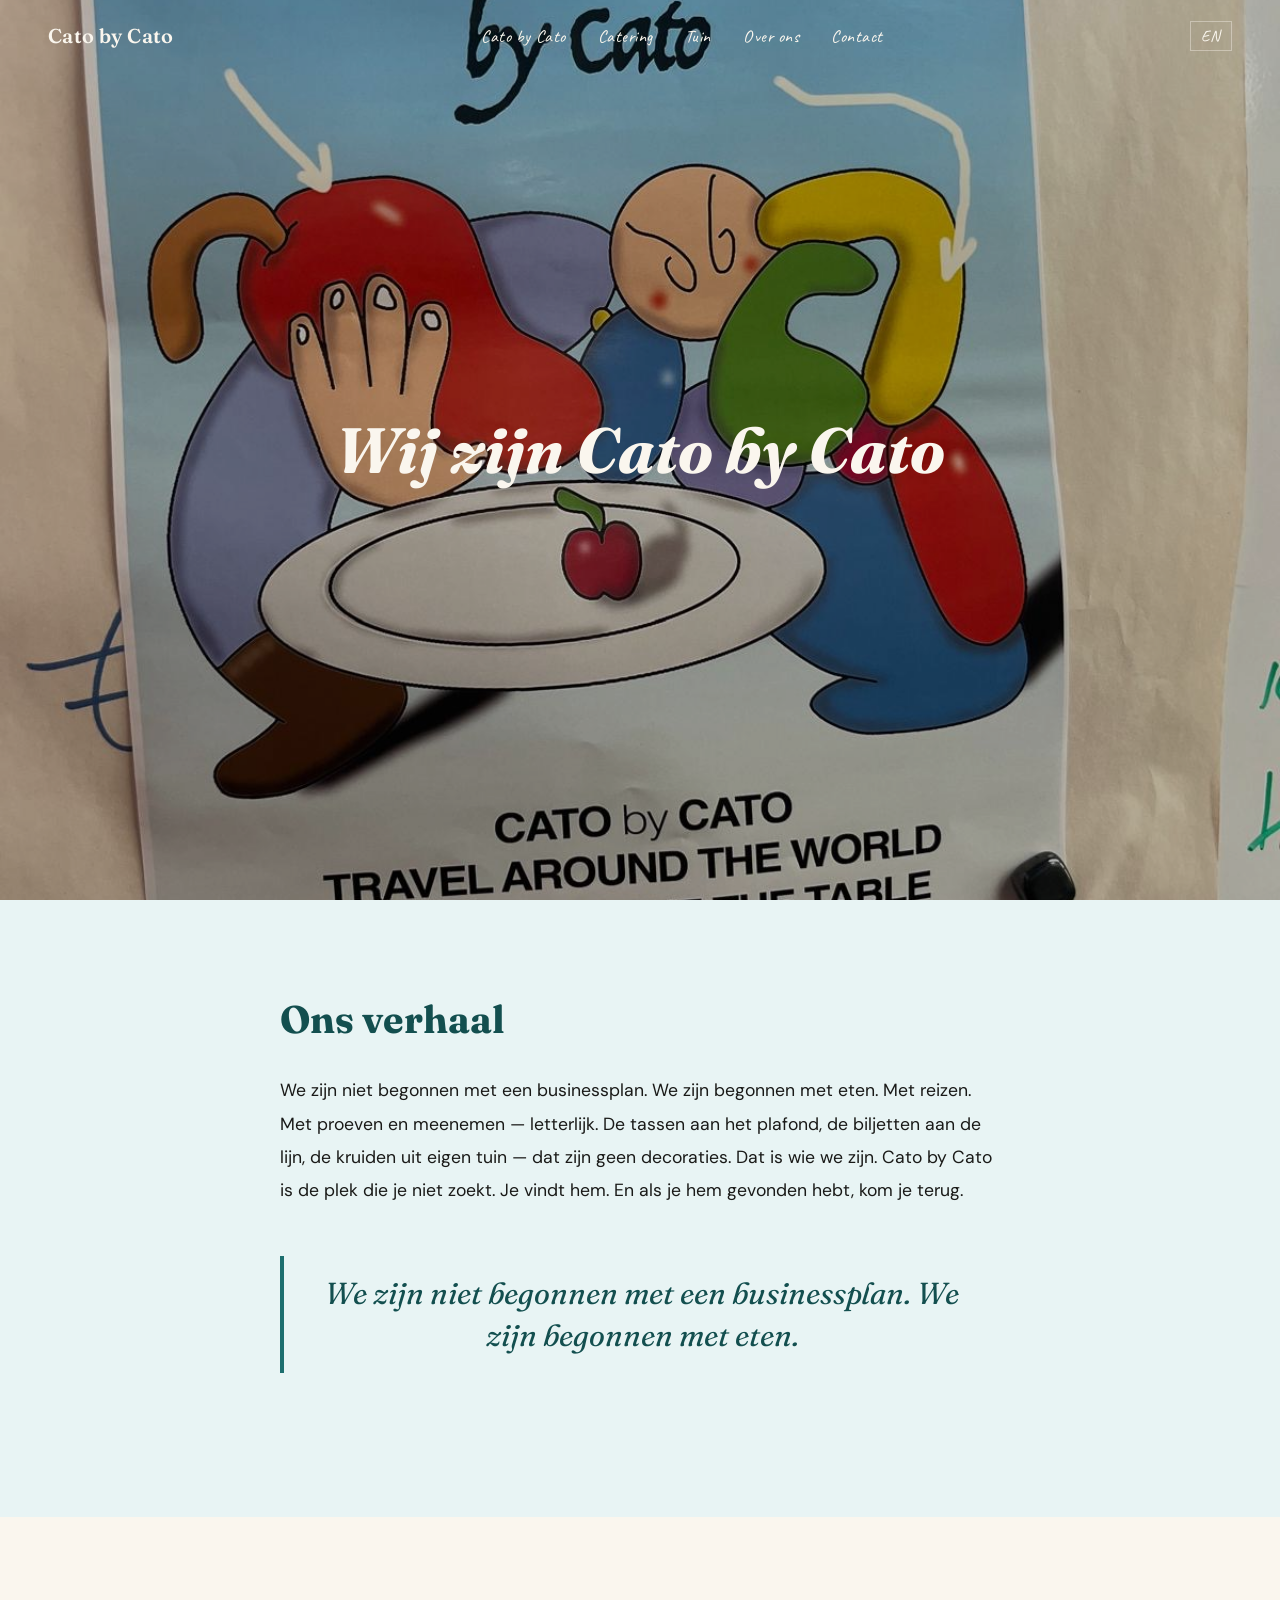
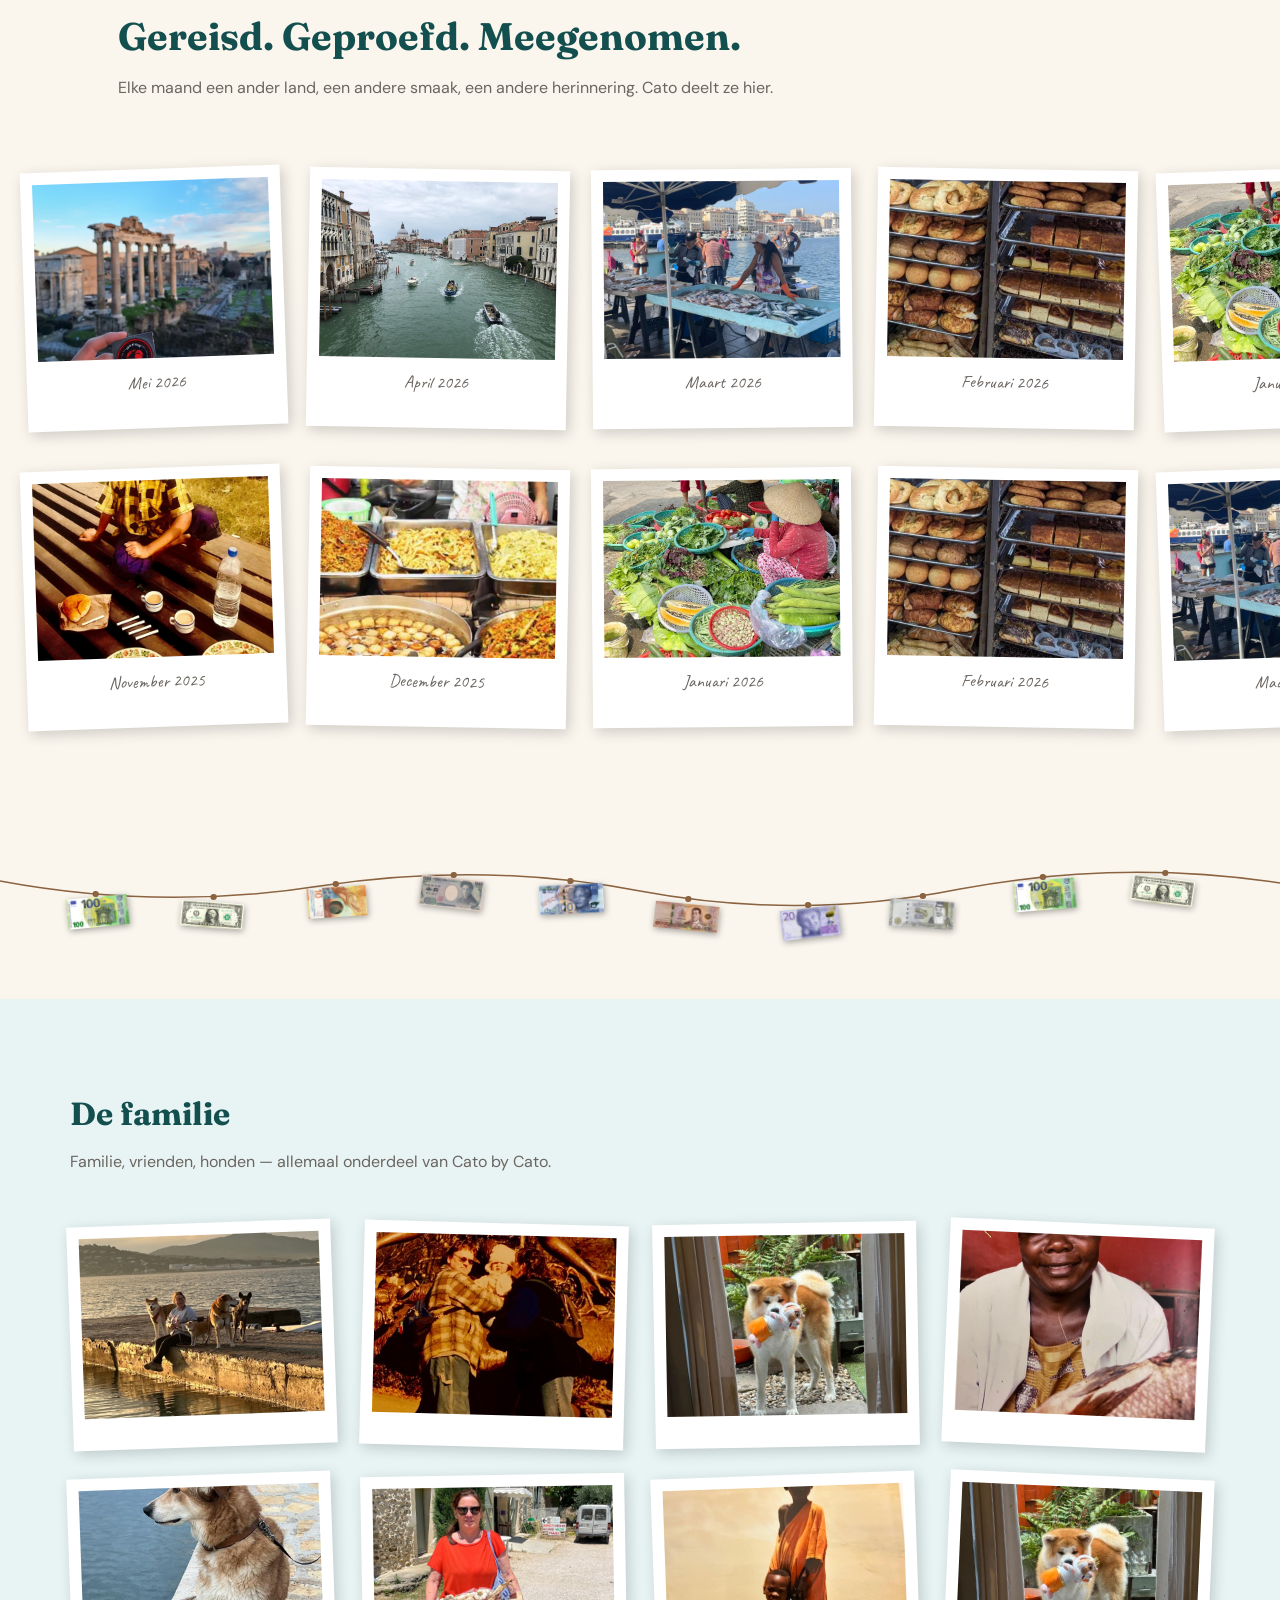
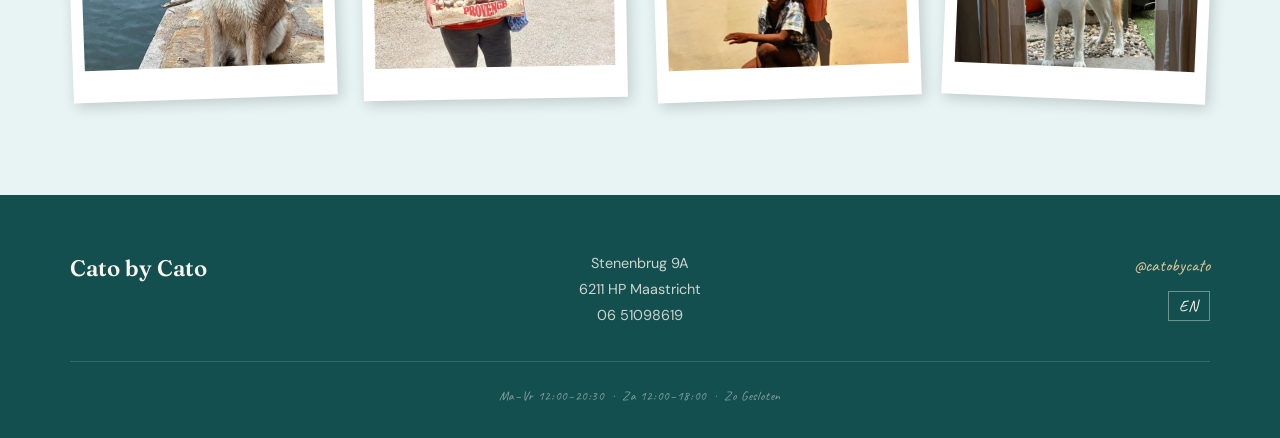
<file: CatoByCato-main 2/about.html>
<!DOCTYPE html>
<html lang="nl">
<head>
  <meta charset="UTF-8">
  <meta name="viewport" content="width=device-width, initial-scale=1.0">
  <title>Over ons — Cato by Cato</title>
  <link href="https://fonts.googleapis.com/css2?family=Fraunces:ital,wght@0,400;0,600;0,700;1,400;1,600&family=DM+Sans:wght@400;500&family=Caveat:wght@400;600&display=swap" rel="stylesheet">
  <link rel="stylesheet" href="css/style.css">
  <link rel="stylesheet" href="css/animations.css">
</head>
<body>

  <!-- NAV -->
  <nav id="main-nav">
    <a class="nav-logo" href="index.html">Cato by Cato</a>
    <ul class="nav-links">
      <li><a href="restaurant.html" data-i18n="nav_restaurant">Cato by Cato</a></li>
      <li><a href="catering.html" data-i18n="nav_catering">Catering</a></li>
      <li><a href="garden.html" data-i18n="nav_garden">Tuin</a></li>
      <li><a href="about.html" data-i18n="nav_about">Over ons</a></li>
      <li><a href="contact.html" data-i18n="nav_contact">Contact</a></li>
    </ul>
    <div class="nav-right">
      <button class="lang-toggle">EN</button>
      <button class="hamburger" aria-label="Menu">
        <span></span><span></span><span></span>
      </button>
    </div>
  </nav>

  <!-- Mobile nav overlay -->
  <div class="mobile-nav">
    <a href="restaurant.html" data-i18n="nav_restaurant">Cato by Cato</a>
    <a href="catering.html" data-i18n="nav_catering">Catering</a>
    <a href="garden.html" data-i18n="nav_garden">Tuin</a>
    <a href="about.html" data-i18n="nav_about">Over ons</a>
    <a href="contact.html" data-i18n="nav_contact">Contact</a>
    <button class="lang-toggle">EN</button>
  </div>

  <!-- HERO -->
  <section class="hero" style="background-image: url('images/about-hero.jpg');">
    <div class="hero-content">
      <h1 data-i18n="about_hero_heading">Wij zijn Cato by Cato</h1>
    </div>
  </section>

  <!-- OUR STORY — page starts here -->
  <section class="story-section fade-in-section">
    <div class="story-inner">
      <h2 data-i18n="about_story_heading">Ons verhaal</h2>
      <p data-i18n="about_story_body">We zijn niet begonnen met een businessplan. We zijn begonnen met eten. Met reizen. Met proeven en meenemen — letterlijk. De tassen aan het plafond, de biljetten aan de lijn, de kruiden uit eigen tuin — dat zijn geen decoraties. Dat is wie we zijn. Cato by Cato is de plek die je niet zoekt. Je vindt hem. En als je hem gevonden hebt, kom je terug.</p>
      <blockquote class="pullquote">
        <p data-i18n="about_story_pullquote">We zijn niet begonnen met een businessplan. We zijn begonnen met eten.</p>
      </blockquote>
    </div>
  </section>

  <!-- TRAVEL — full-width horizontal polaroid strip -->
  <section class="travel-section fade-in-section">
    <div class="section-inner">
      <h2 data-i18n="about_travel_heading">Gereisd. Geproefd. Meegenomen.</h2>
      <p data-i18n="about_travel_body">Elke maand een ander land, een andere smaak, een andere herinnering. Cato deelt ze hier.</p>
    </div>
    <div id="travel-photo-container">
      <!-- Populated by main.js -->
    </div>
    <div id="travel-photo-container-2">
      <!-- Populated by main.js — reverse direction -->
    </div>
  </section>

  <!-- BUNTING -->
  <div class="bunting"></div>

  <!-- FAMILY GALLERY — family + dogs, all in one gallery -->
  <section class="gallery-section fade-in-section">
    <div class="section-inner">
      <h2 data-i18n="about_gallery_heading">De familie</h2>
      <p data-i18n="about_gallery_body">Familie, vrienden, honden — allemaal onderdeel van Cato by Cato.</p>
      <div class="family-gallery-grid">
        <div class="polaroid">
          <img src="images/family-gallery-1.jpg" alt="De familie">
        </div>
        <div class="polaroid">
          <img src="images/family-gallery-2.jpg" alt="De familie">
        </div>
        <div class="polaroid">
          <img src="images/about-dog-1.jpg" alt="De hond van de familie">
        </div>
        <div class="polaroid">
          <img src="images/family-gallery-3.jpg" alt="De familie">
        </div>
        <div class="polaroid">
          <img src="images/about-dog-2.jpg" alt="De hond van de familie">
        </div>
        <div class="polaroid">
          <img src="images/family-gallery-4.jpg" alt="De familie">
        </div>
        <div class="polaroid">
          <img src="images/family-gallery-5.jpg" alt="De familie">
        </div>
        <div class="polaroid">
          <img src="images/about-dog-1.jpg" alt="De honden">
        </div>
      </div>
    </div>
  </section>

  <!-- FOOTER -->
  <footer>
    <div class="footer-inner">
      <div>
        <div class="footer-logo">Cato by Cato</div>
      </div>
      <div class="footer-address">
        Stenenbrug 9A<br>
        6211 HP Maastricht<br>
        <a href="tel:+310651098619">06 51098619</a>
      </div>
      <div class="footer-social">
        <a href="https://www.instagram.com/catobycato" target="_blank" class="footer-handle">@catobycato</a>
        <button class="lang-toggle">EN</button>
      </div>
    </div>
    <div class="footer-bottom">
      Ma–Vr 12:00–20:30 &nbsp;·&nbsp; Za 12:00–18:00 &nbsp;·&nbsp; Zo Gesloten
    </div>
  </footer>

  <script src="js/lang.js"></script>
  <script src="js/main.js"></script>
</body>
</html>
</file>
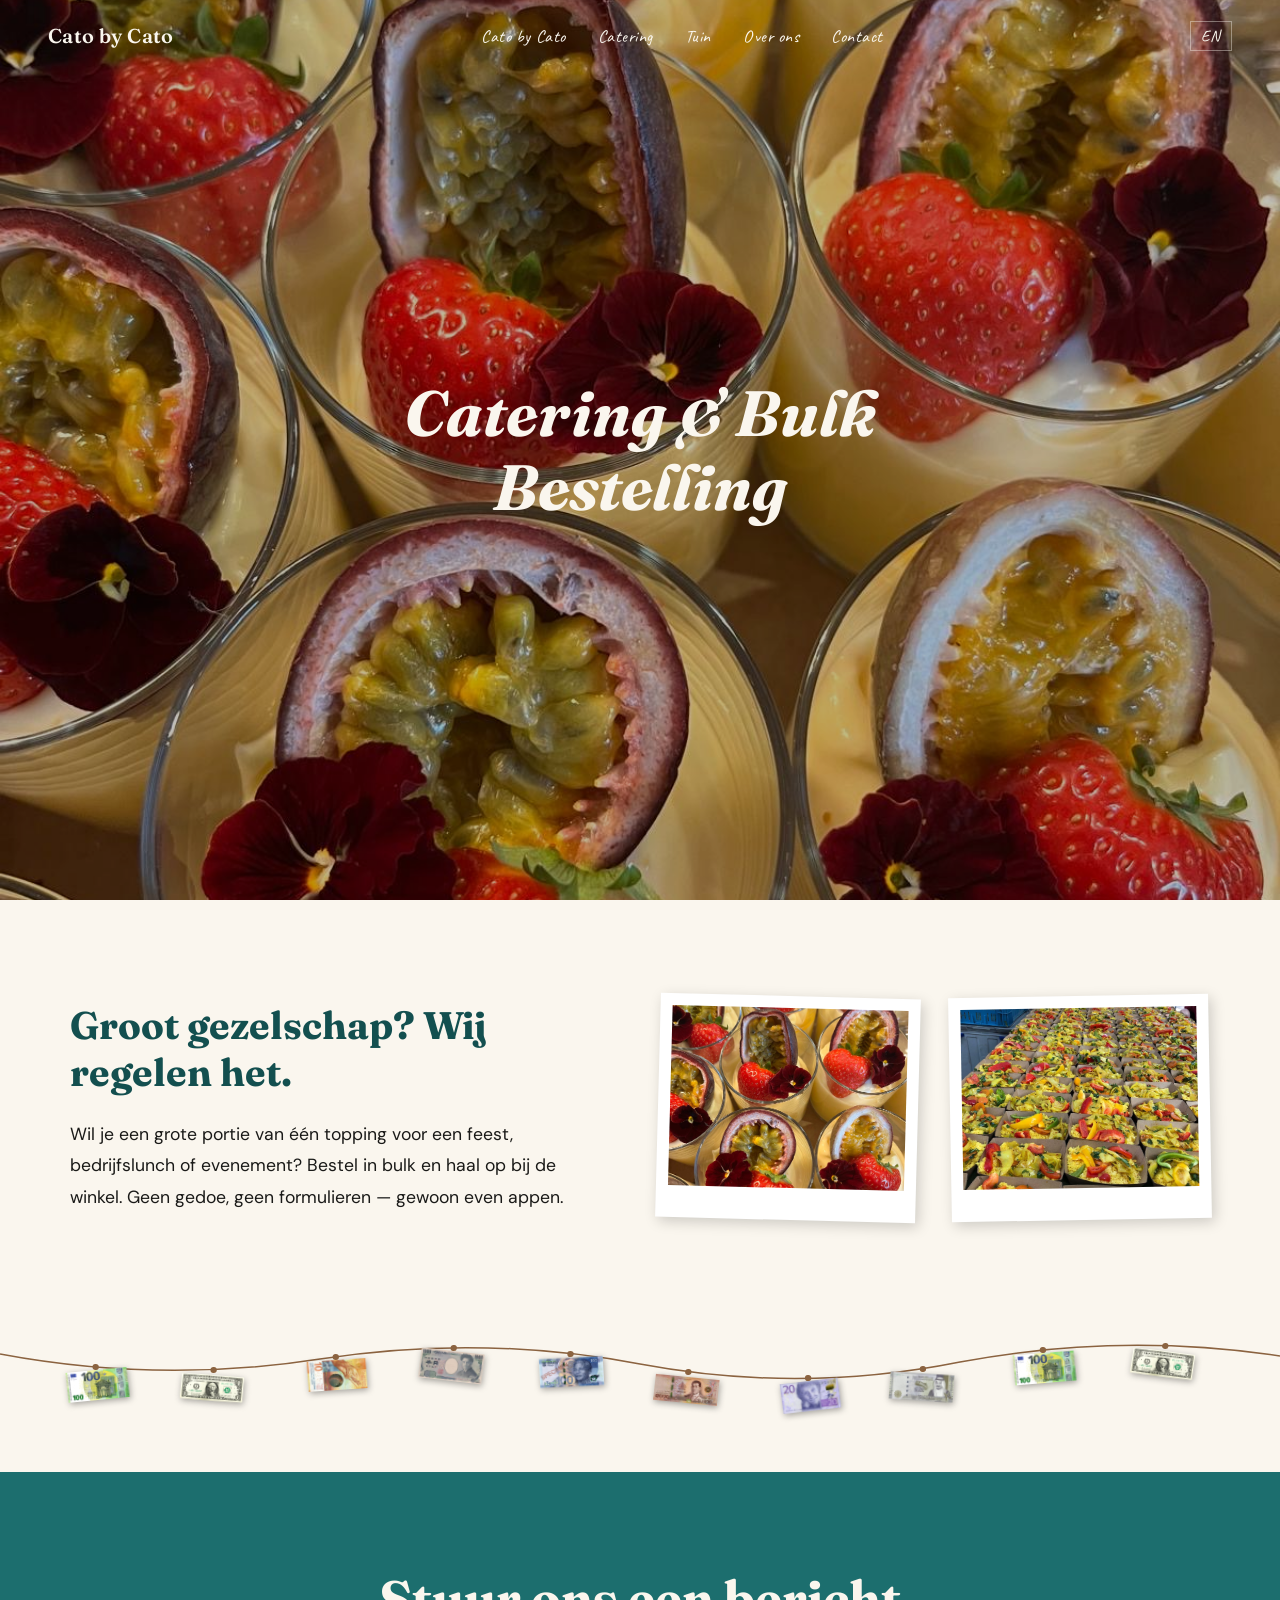
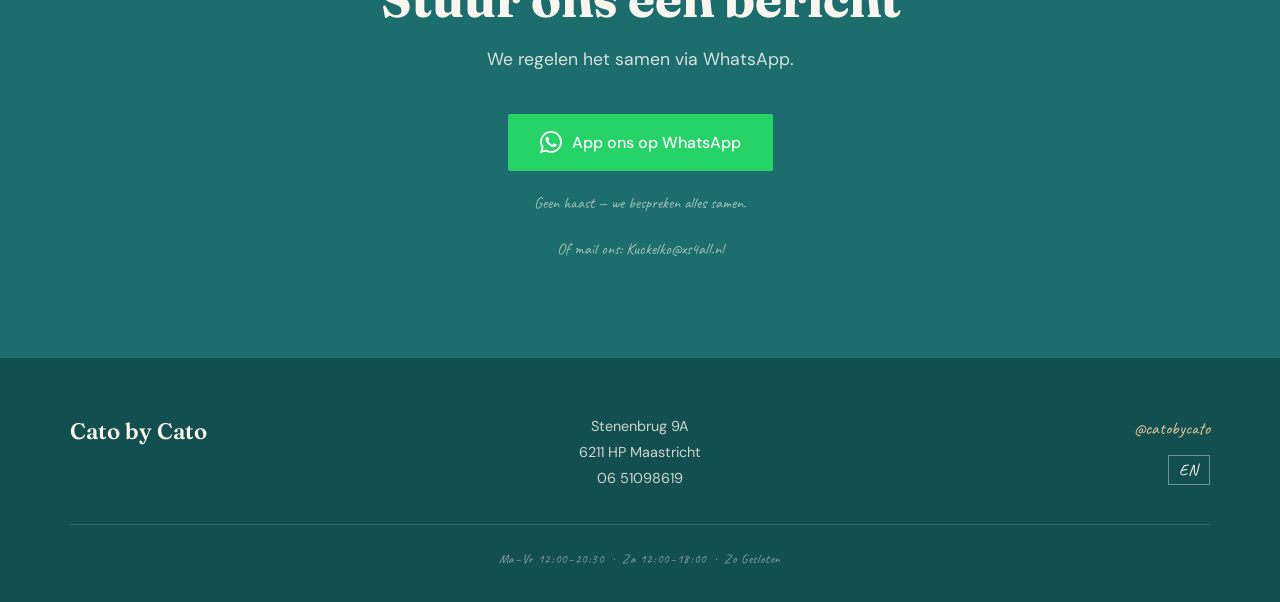
<file: CatoByCato-main 2/catering.html>
<!DOCTYPE html>
<html lang="nl">
<head>
  <meta charset="UTF-8">
  <meta name="viewport" content="width=device-width, initial-scale=1.0">
  <title>Catering — Cato by Cato</title>
  <link href="https://fonts.googleapis.com/css2?family=Fraunces:ital,wght@0,400;0,600;0,700;1,400;1,600&family=DM+Sans:wght@400;500&family=Caveat:wght@400;600&display=swap" rel="stylesheet">
  <link rel="stylesheet" href="css/style.css">
  <link rel="stylesheet" href="css/animations.css">
</head>
<body>

  <!-- NAV -->
  <nav id="main-nav">
    <a class="nav-logo" href="index.html">Cato by Cato</a>
    <ul class="nav-links">
      <li><a href="restaurant.html" data-i18n="nav_restaurant">Cato by Cato</a></li>
      <li><a href="catering.html" data-i18n="nav_catering">Catering</a></li>
      <li><a href="garden.html" data-i18n="nav_garden">Tuin</a></li>
      <li><a href="about.html" data-i18n="nav_about">Over ons</a></li>
      <li><a href="contact.html" data-i18n="nav_contact">Contact</a></li>
    </ul>
    <div class="nav-right">
      <button class="lang-toggle">EN</button>
      <button class="hamburger" aria-label="Menu">
        <span></span><span></span><span></span>
      </button>
    </div>
  </nav>

  <!-- Mobile nav overlay -->
  <div class="mobile-nav">
    <a href="restaurant.html" data-i18n="nav_restaurant">Cato by Cato</a>
    <a href="catering.html" data-i18n="nav_catering">Catering</a>
    <a href="garden.html" data-i18n="nav_garden">Tuin</a>
    <a href="about.html" data-i18n="nav_about">Over ons</a>
    <a href="contact.html" data-i18n="nav_contact">Contact</a>
    <button class="lang-toggle">EN</button>
  </div>

  <!-- HERO -->
  <section class="hero" style="background-image: url('images/catering-hero.jpg');">
    <div class="hero-content">
      <h1 data-i18n="catering_hero_heading">Catering & Bulk Bestelling</h1>
    </div>
  </section>

  <!-- WHAT IT IS -->
  <section class="catering-what fade-in-section">
    <div class="section-inner catering-what-inner">
      <div class="catering-what-text">
        <h2 data-i18n="catering_what_heading">Groot gezelschap? Wij regelen het.</h2>
        <p data-i18n="catering_what_body">Wil je een grote portie van één topping voor een feest, bedrijfslunch of evenement? Bestel in bulk en haal op bij de winkel. Geen gedoe, geen formulieren — gewoon even appen.</p>
      </div>
      <div class="polaroid catering-what-polaroid">
        <img src="images/catering-gallery-1.jpg" alt="Catering foto 1">
      </div>
      <div class="polaroid catering-what-polaroid catering-what-polaroid-2">
        <img src="images/catering-gallery-2.jpg" alt="Catering foto 2">
      </div>
    </div>
  </section>

  <!-- BUNTING -->
  <div class="bunting"></div>

  <!-- WHATSAPP CTA -->
  <section class="cta-section fade-in-section">
    <div class="section-inner">
      <h2 data-i18n="catering_cta_heading">Stuur ons een bericht</h2>
      <p data-i18n="catering_cta_body">We regelen het samen via WhatsApp.</p>
      <a href="https://wa.me/310651098619" class="btn-whatsapp" target="_blank">
        <svg xmlns="http://www.w3.org/2000/svg" viewBox="0 0 24 24" fill="currentColor" aria-hidden="true">
          <path d="M17.472 14.382c-.297-.149-1.758-.867-2.03-.967-.273-.099-.471-.148-.67.15-.197.297-.767.966-.94 1.164-.173.199-.347.223-.644.075-.297-.15-1.255-.463-2.39-1.475-.883-.788-1.48-1.761-1.653-2.059-.173-.297-.018-.458.13-.606.134-.133.298-.347.446-.52.149-.174.198-.298.298-.497.099-.198.05-.371-.025-.52-.075-.149-.669-1.612-.916-2.207-.242-.579-.487-.5-.669-.51-.173-.008-.371-.01-.57-.01-.198 0-.52.074-.792.372-.272.297-1.04 1.016-1.04 2.479 0 1.462 1.065 2.875 1.213 3.074.149.198 2.096 3.2 5.077 4.487.709.306 1.262.489 1.694.625.712.227 1.36.195 1.871.118.571-.085 1.758-.719 2.006-1.413.248-.694.248-1.289.173-1.413-.074-.124-.272-.198-.57-.347m-5.421 7.403h-.004a9.87 9.87 0 01-5.031-1.378l-.361-.214-3.741.982.998-3.648-.235-.374a9.86 9.86 0 01-1.51-5.26c.001-5.45 4.436-9.884 9.888-9.884 2.64 0 5.122 1.03 6.988 2.898a9.825 9.825 0 012.893 6.994c-.003 5.45-4.437 9.884-9.885 9.884m8.413-18.297A11.815 11.815 0 0012.05 0C5.495 0 .16 5.335.157 11.892c0 2.096.547 4.142 1.588 5.945L.057 24l6.305-1.654a11.882 11.882 0 005.683 1.448h.005c6.554 0 11.89-5.335 11.893-11.893a11.821 11.821 0 00-3.48-8.413z"/>
        </svg>
        <span data-i18n="catering_cta_button">App ons op WhatsApp</span>
      </a>
      <span class="cta-note" data-i18n="catering_note">Geen haast — we bespreken alles samen.</span>
      <a href="mailto:Kuckelko@xs4all.nl" class="cta-note" data-i18n="catering_email">Of mail ons: Kuckelko@xs4all.nl</a>
    </div>
  </section>

  <!-- FOOTER -->
  <footer>
    <div class="footer-inner">
      <div>
        <div class="footer-logo">Cato by Cato</div>
      </div>
      <div class="footer-address">
        Stenenbrug 9A<br>
        6211 HP Maastricht<br>
        <a href="tel:+310651098619">06 51098619</a>
      </div>
      <div class="footer-social">
        <a href="https://www.instagram.com/catobycato" target="_blank" class="footer-handle">@catobycato</a>
        <button class="lang-toggle">EN</button>
      </div>
    </div>
    <div class="footer-bottom">
      Ma–Vr 12:00–20:30 &nbsp;·&nbsp; Za 12:00–18:00 &nbsp;·&nbsp; Zo Gesloten
    </div>
  </footer>

  <script src="js/lang.js"></script>
  <script src="js/main.js"></script>
</body>
</html>
</file>
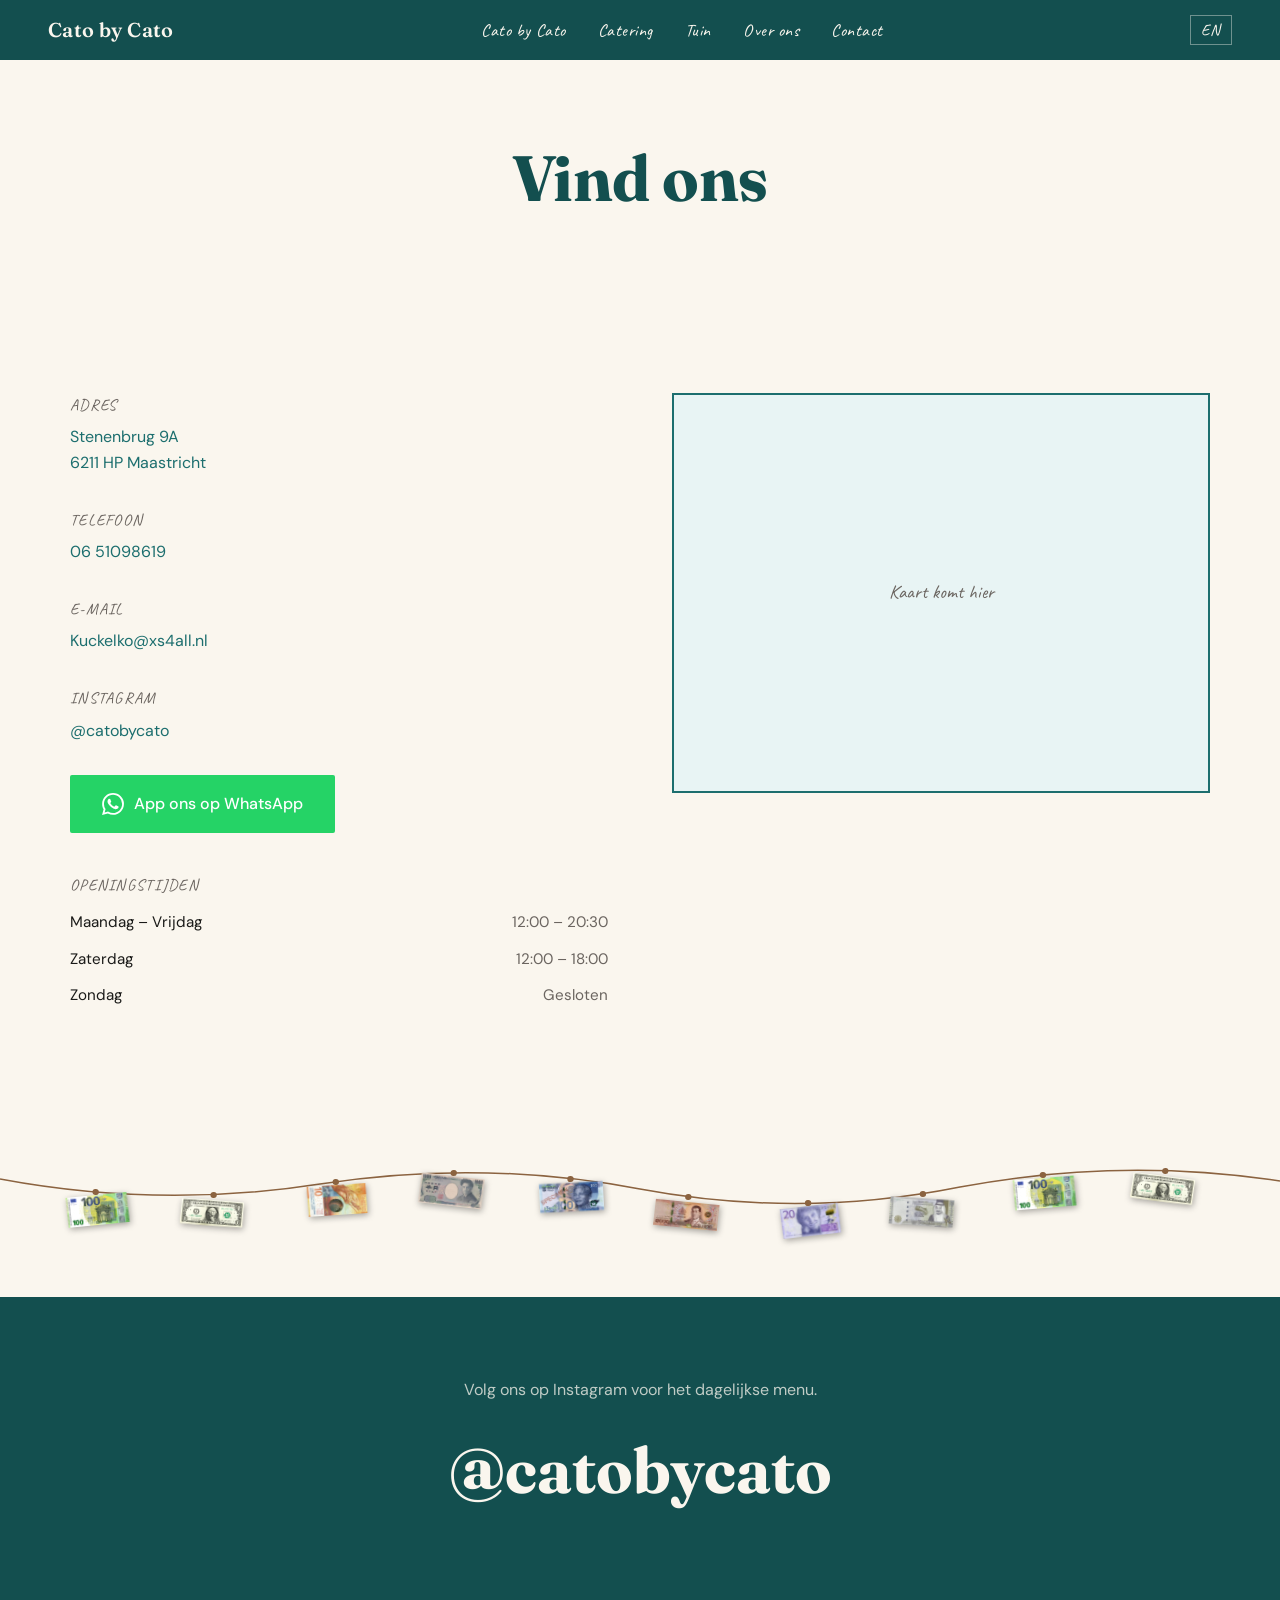
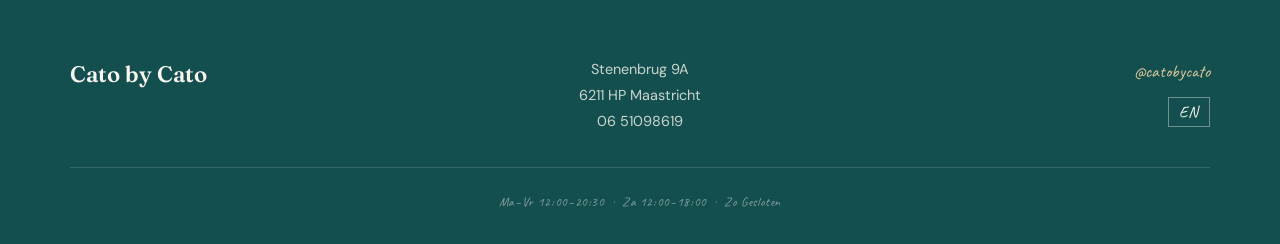
<file: CatoByCato-main 2/contact.html>
<!DOCTYPE html>
<html lang="nl">
<head>
  <meta charset="UTF-8">
  <meta name="viewport" content="width=device-width, initial-scale=1.0">
  <title>Contact — Cato by Cato</title>
  <link href="https://fonts.googleapis.com/css2?family=Fraunces:ital,wght@0,400;0,600;0,700;1,400;1,600&family=DM+Sans:wght@400;500&family=Caveat:wght@400;600&display=swap" rel="stylesheet">
  <link rel="stylesheet" href="css/style.css">
  <link rel="stylesheet" href="css/animations.css">
</head>
<body>

  <!-- NAV -->
  <nav id="main-nav">
    <a class="nav-logo" href="index.html">Cato by Cato</a>
    <ul class="nav-links">
      <li><a href="restaurant.html" data-i18n="nav_restaurant">Cato by Cato</a></li>
      <li><a href="catering.html" data-i18n="nav_catering">Catering</a></li>
      <li><a href="garden.html" data-i18n="nav_garden">Tuin</a></li>
      <li><a href="about.html" data-i18n="nav_about">Over ons</a></li>
      <li><a href="contact.html" data-i18n="nav_contact">Contact</a></li>
    </ul>
    <div class="nav-right">
      <button class="lang-toggle">EN</button>
      <button class="hamburger" aria-label="Menu">
        <span></span><span></span><span></span>
      </button>
    </div>
  </nav>

  <!-- Mobile nav overlay -->
  <div class="mobile-nav">
    <a href="restaurant.html" data-i18n="nav_restaurant">Cato by Cato</a>
    <a href="catering.html" data-i18n="nav_catering">Catering</a>
    <a href="garden.html" data-i18n="nav_garden">Tuin</a>
    <a href="about.html" data-i18n="nav_about">Over ons</a>
    <a href="contact.html" data-i18n="nav_contact">Contact</a>
    <button class="lang-toggle">EN</button>
  </div>

  <!-- HERO (text only, no image) -->
  <div class="hero-text-only">
    <h1 data-i18n="contact_hero_heading">Vind ons</h1>
  </div>

  <!-- CONTACT INFO -->
  <section class="contact-info-section fade-in-section">
    <div class="contact-grid">

      <!-- Left: details -->
      <div>
        <div class="contact-detail">
          <span class="contact-label caveat" data-i18n="contact_address_label">Adres</span>
          <div class="contact-value">
            <a href="https://maps.google.com/?q=Stenenbrug+9A,+6211+HP+Maastricht" target="_blank">
              Stenenbrug 9A<br>6211 HP Maastricht
            </a>
          </div>
        </div>

        <div class="contact-detail">
          <span class="contact-label caveat" data-i18n="contact_phone_label">Telefoon</span>
          <div class="contact-value">
            <a href="tel:+310651098619">06 51098619</a>
          </div>
        </div>

        <div class="contact-detail">
          <span class="contact-label caveat" data-i18n="contact_email_label">E-mail</span>
          <div class="contact-value">
            <a href="mailto:Kuckelko@xs4all.nl">Kuckelko@xs4all.nl</a>
          </div>
        </div>

        <div class="contact-detail">
          <span class="contact-label caveat">Instagram</span>
          <div class="contact-value">
            <a href="https://www.instagram.com/catobycato" target="_blank">@catobycato</a>
          </div>
        </div>

        <div class="contact-detail">
          <a href="https://wa.me/310651098619" class="btn-whatsapp" target="_blank" style="display:inline-flex;">
            <svg xmlns="http://www.w3.org/2000/svg" viewBox="0 0 24 24" fill="currentColor" aria-hidden="true">
              <path d="M17.472 14.382c-.297-.149-1.758-.867-2.03-.967-.273-.099-.471-.148-.67.15-.197.297-.767.966-.94 1.164-.173.199-.347.223-.644.075-.297-.15-1.255-.463-2.39-1.475-.883-.788-1.48-1.761-1.653-2.059-.173-.297-.018-.458.13-.606.134-.133.298-.347.446-.52.149-.174.198-.298.298-.497.099-.198.05-.371-.025-.52-.075-.149-.669-1.612-.916-2.207-.242-.579-.487-.5-.669-.51-.173-.008-.371-.01-.57-.01-.198 0-.52.074-.792.372-.272.297-1.04 1.016-1.04 2.479 0 1.462 1.065 2.875 1.213 3.074.149.198 2.096 3.2 5.077 4.487.709.306 1.262.489 1.694.625.712.227 1.36.195 1.871.118.571-.085 1.758-.719 2.006-1.413.248-.694.248-1.289.173-1.413-.074-.124-.272-.198-.57-.347m-5.421 7.403h-.004a9.87 9.87 0 01-5.031-1.378l-.361-.214-3.741.982.998-3.648-.235-.374a9.86 9.86 0 01-1.51-5.26c.001-5.45 4.436-9.884 9.888-9.884 2.64 0 5.122 1.03 6.988 2.898a9.825 9.825 0 012.893 6.994c-.003 5.45-4.437 9.884-9.885 9.884m8.413-18.297A11.815 11.815 0 0012.05 0C5.495 0 .16 5.335.157 11.892c0 2.096.547 4.142 1.588 5.945L.057 24l6.305-1.654a11.882 11.882 0 005.683 1.448h.005c6.554 0 11.89-5.335 11.893-11.893a11.821 11.821 0 00-3.48-8.413z"/>
            </svg>
            <span data-i18n="contact_whatsapp_button">App ons op WhatsApp</span>
          </a>
        </div>

        <div class="contact-detail" style="margin-top: 40px;">
          <span class="contact-label caveat" data-i18n="contact_hours_label">Openingstijden</span>
          <table class="hours-table">
            <tbody>
              <tr>
                <td data-i18n="contact_hours_monfri">Maandag – Vrijdag</td>
                <td data-i18n="contact_hours_monfri_time">12:00 – 20:30</td>
              </tr>
              <tr>
                <td data-i18n="contact_hours_sat">Zaterdag</td>
                <td data-i18n="contact_hours_sat_time">12:00 – 18:00</td>
              </tr>
              <tr>
                <td data-i18n="contact_hours_sun">Zondag</td>
                <td data-i18n="contact_hours_sun_time">Gesloten</td>
              </tr>
            </tbody>
          </table>
        </div>
      </div>

      <!-- Right: map placeholder -->
      <div>
        <!-- TODO: replace with Google Maps iframe embed for Stenenbrug 9A, 6211 HP Maastricht -->
        <div class="map-placeholder">
          <span data-i18n="contact_map_placeholder">Kaart komt hier</span>
        </div>
      </div>

    </div>
  </section>

  <!-- BUNTING -->
  <div class="bunting"></div>

  <!-- INSTAGRAM STRIP -->
  <div class="instagram-strip fade-in-section">
    <p data-i18n="contact_instagram_heading">Volg ons op Instagram voor het dagelijkse menu.</p>
    <a href="https://www.instagram.com/catobycato" target="_blank" class="instagram-handle">@catobycato</a>
  </div>

  <!-- FOOTER -->
  <footer>
    <div class="footer-inner">
      <div>
        <div class="footer-logo">Cato by Cato</div>
      </div>
      <div class="footer-address">
        Stenenbrug 9A<br>
        6211 HP Maastricht<br>
        <a href="tel:+310651098619">06 51098619</a>
      </div>
      <div class="footer-social">
        <a href="https://www.instagram.com/catobycato" target="_blank" class="footer-handle">@catobycato</a>
        <button class="lang-toggle">EN</button>
      </div>
    </div>
    <div class="footer-bottom">
      Ma–Vr 12:00–20:30 &nbsp;·&nbsp; Za 12:00–18:00 &nbsp;·&nbsp; Zo Gesloten
    </div>
  </footer>

  <script src="js/lang.js"></script>
  <script src="js/main.js"></script>
</body>
</html>
</file>
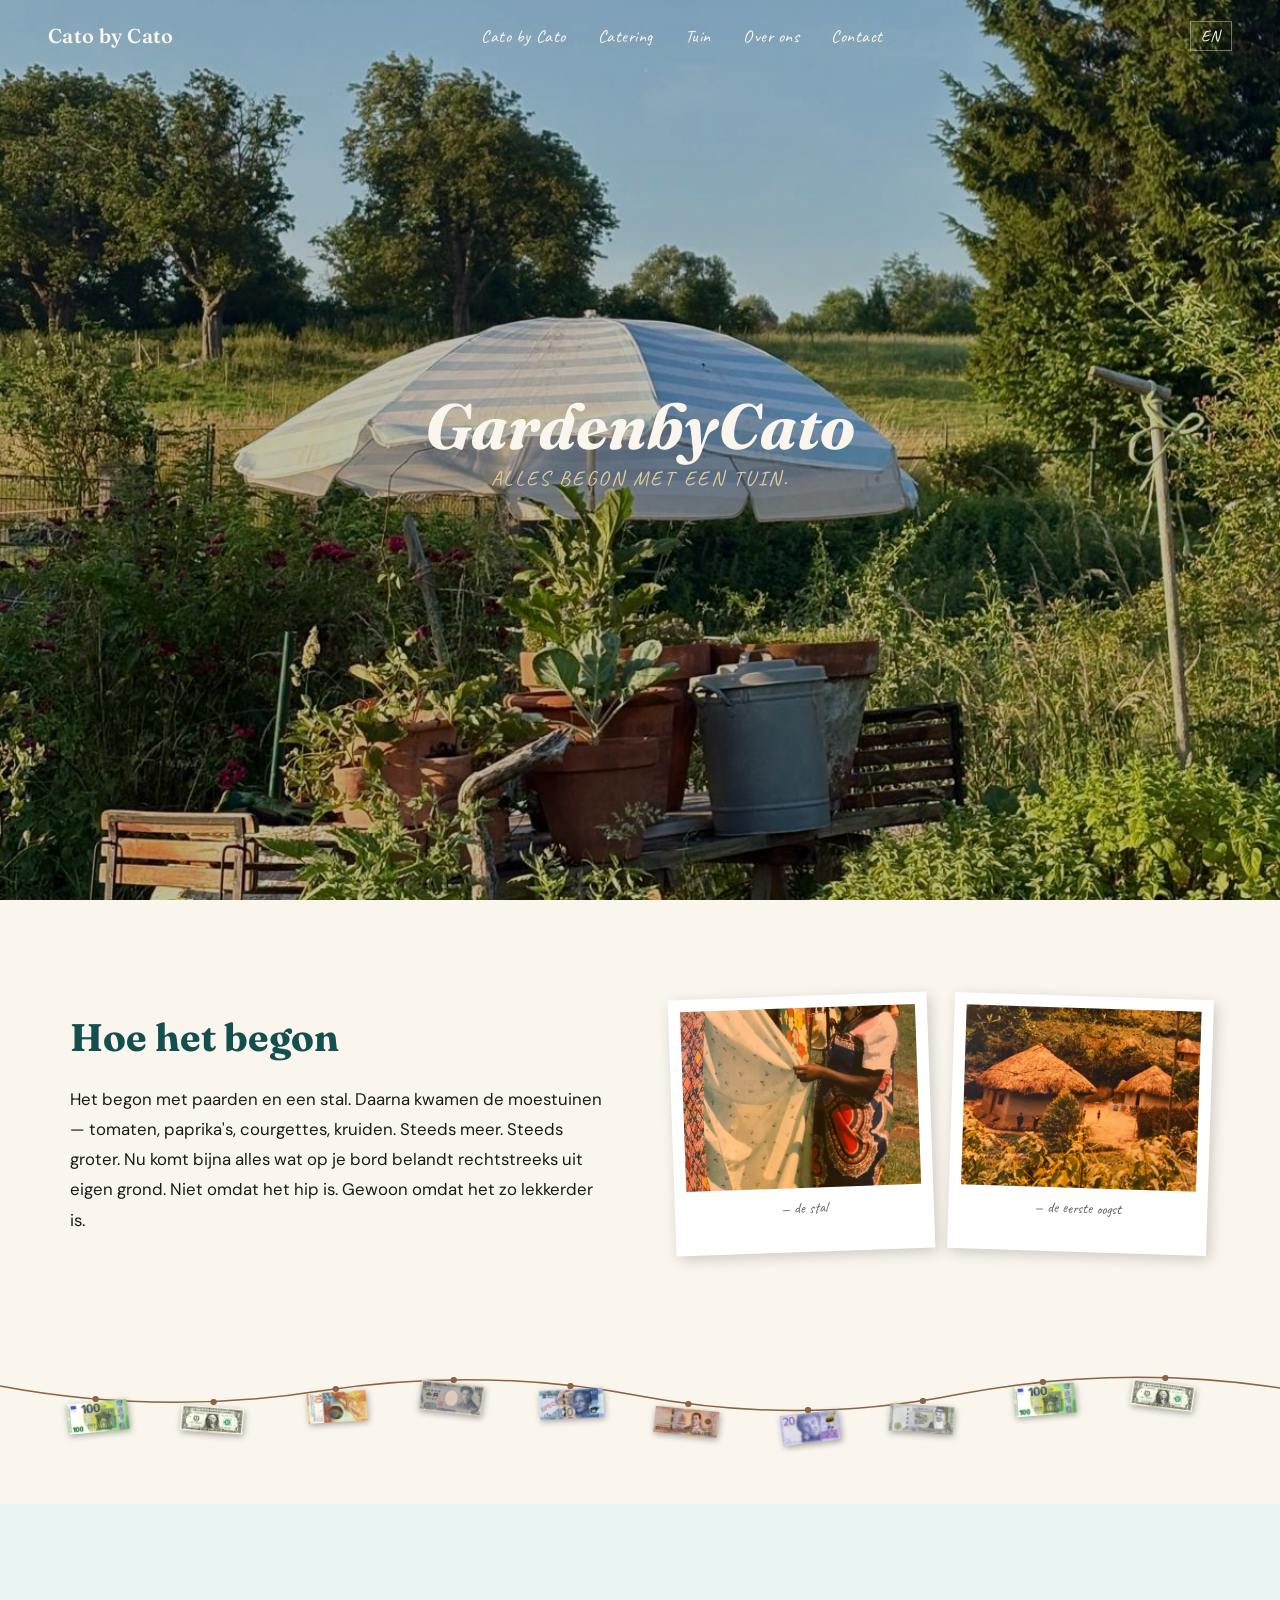
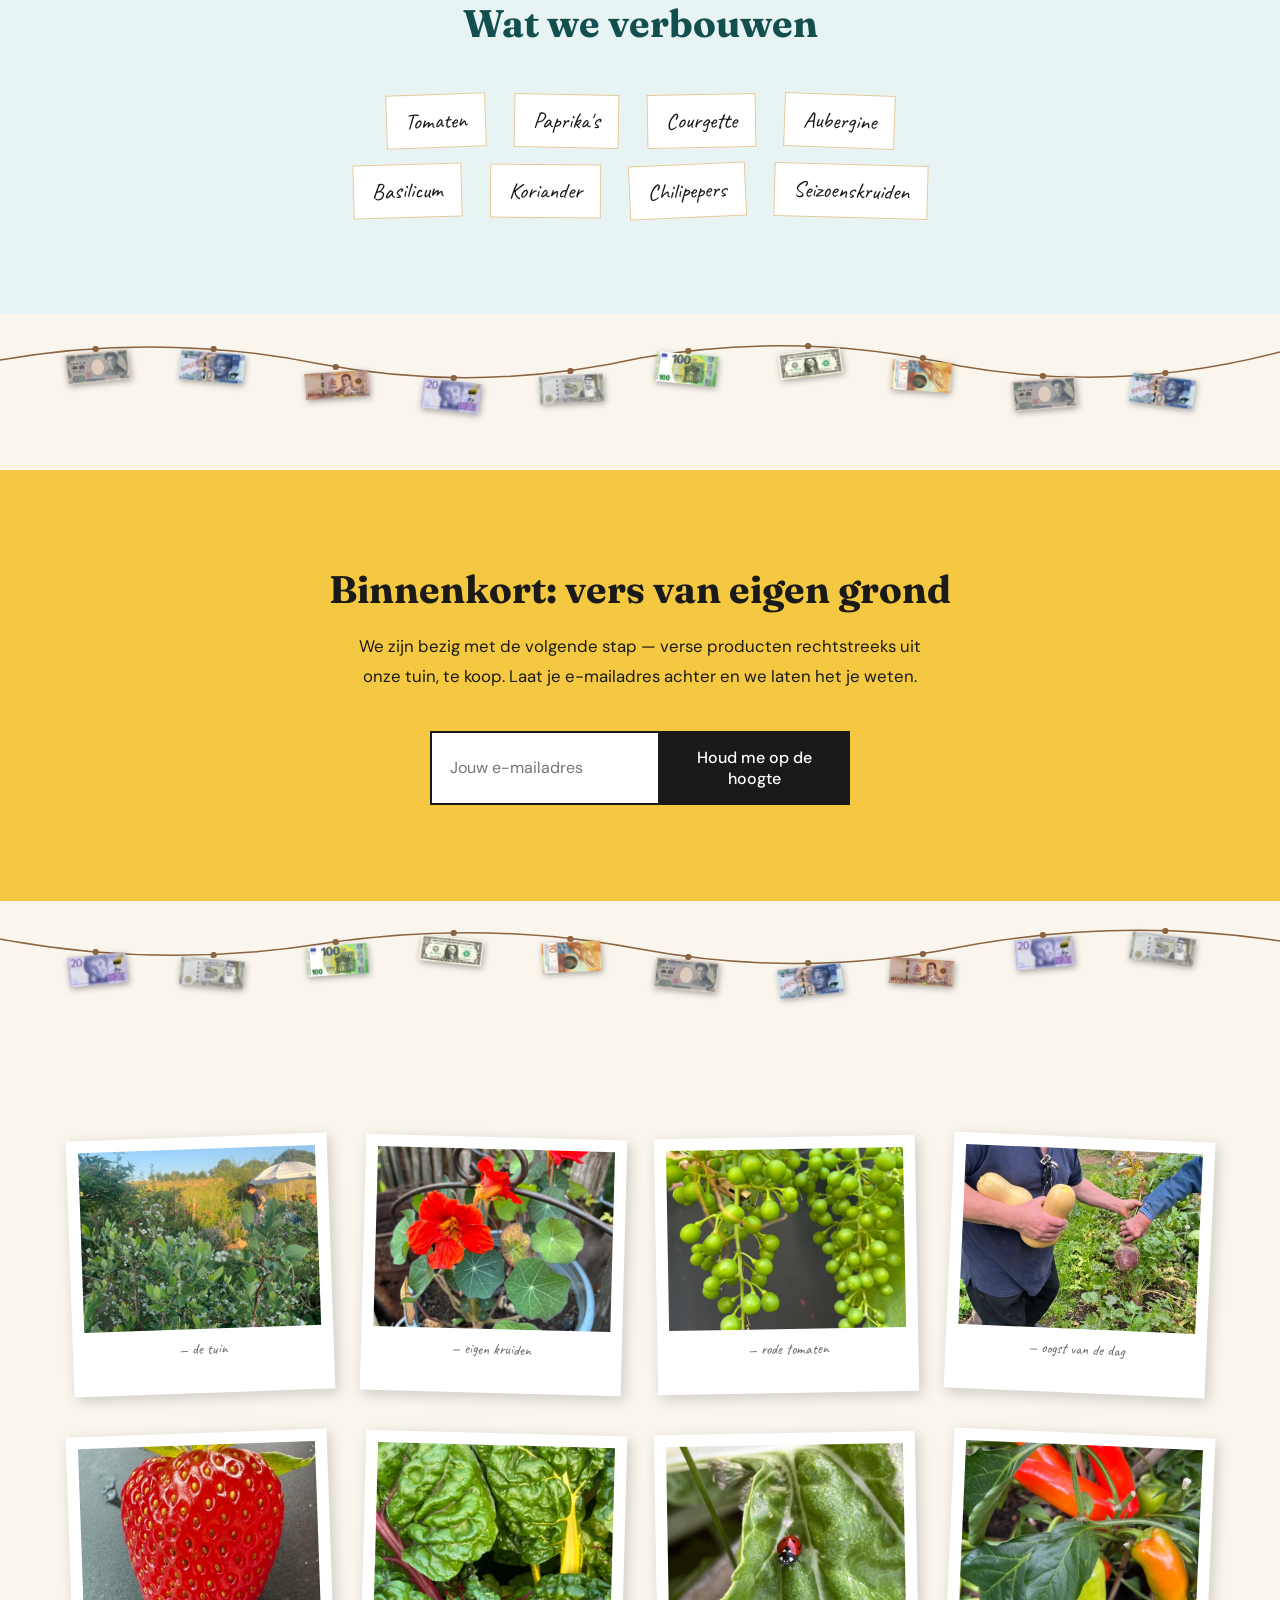
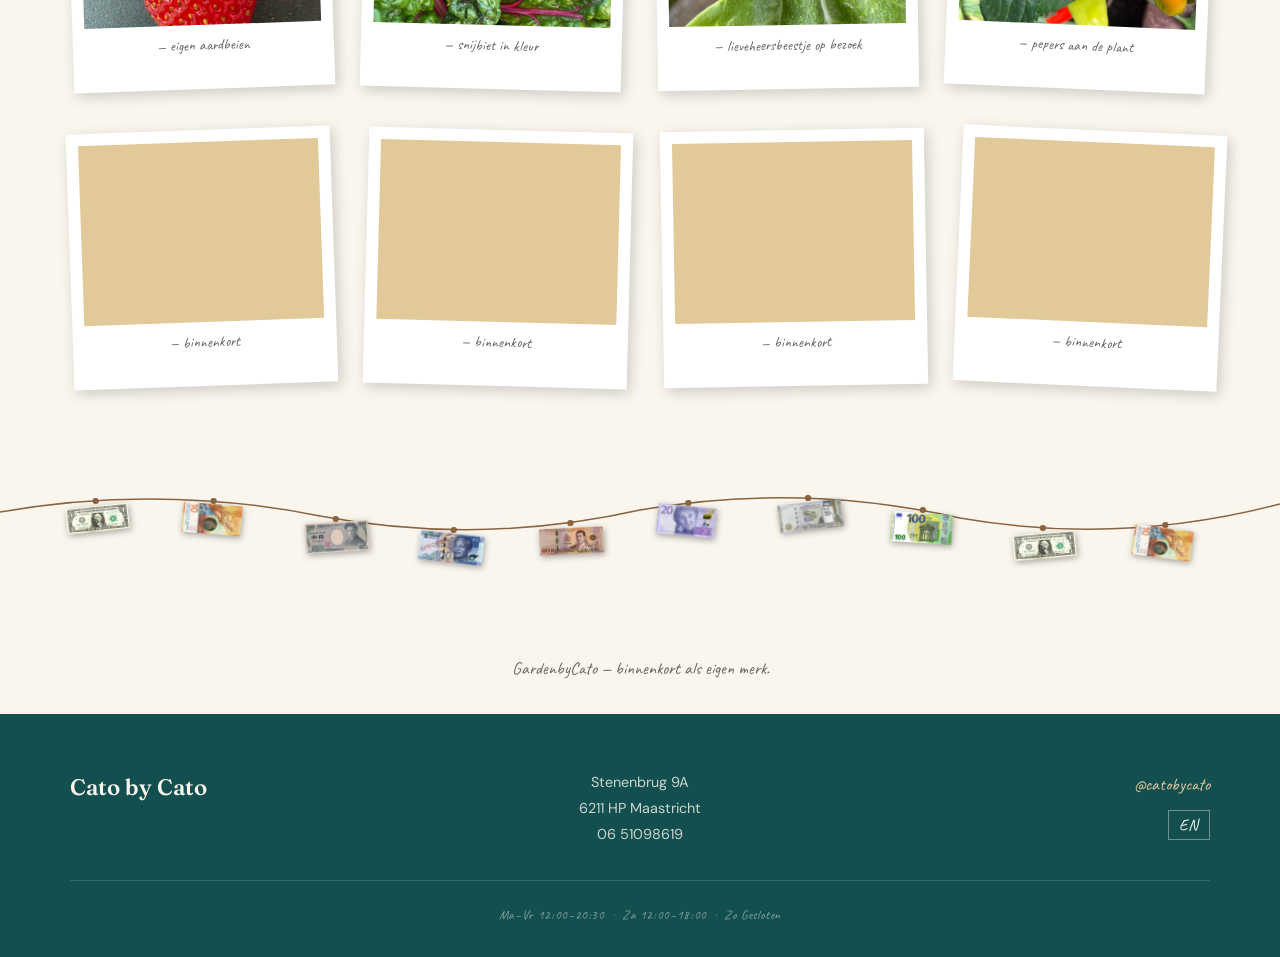
<file: CatoByCato-main 2/garden.html>
<!DOCTYPE html>
<html lang="nl">
<head>
  <meta charset="UTF-8">
  <meta name="viewport" content="width=device-width, initial-scale=1.0">
  <title>GardenbyCato — Cato by Cato</title>
  <link href="https://fonts.googleapis.com/css2?family=Fraunces:ital,wght@0,400;0,600;0,700;1,400;1,600&family=DM+Sans:wght@400;500&family=Caveat:wght@400;600&display=swap" rel="stylesheet">
  <link rel="stylesheet" href="css/style.css">
  <link rel="stylesheet" href="css/animations.css">
</head>
<body>

  <!-- NAV -->
  <nav id="main-nav">
    <a class="nav-logo" href="index.html">Cato by Cato</a>
    <ul class="nav-links">
      <li><a href="restaurant.html" data-i18n="nav_restaurant">Cato by Cato</a></li>
      <li><a href="catering.html" data-i18n="nav_catering">Catering</a></li>
      <li><a href="garden.html" data-i18n="nav_garden">Tuin</a></li>
      <li><a href="about.html" data-i18n="nav_about">Over ons</a></li>
      <li><a href="contact.html" data-i18n="nav_contact">Contact</a></li>
    </ul>
    <div class="nav-right">
      <button class="lang-toggle">EN</button>
      <button class="hamburger" aria-label="Menu">
        <span></span><span></span><span></span>
      </button>
    </div>
  </nav>

  <!-- Mobile nav overlay -->
  <div class="mobile-nav">
    <a href="restaurant.html" data-i18n="nav_restaurant">Cato by Cato</a>
    <a href="catering.html" data-i18n="nav_catering">Catering</a>
    <a href="garden.html" data-i18n="nav_garden">Tuin</a>
    <a href="about.html" data-i18n="nav_about">Over ons</a>
    <a href="contact.html" data-i18n="nav_contact">Contact</a>
    <button class="lang-toggle">EN</button>
  </div>

  <!-- HERO -->
  <section class="hero" style="background-image: url('images/garden-hero.jpg');">
    <div class="hero-content">
      <h1 data-i18n="garden_hero_heading">GardenbyCato</h1>
      <span class="hero-location caveat" data-i18n="garden_hero_sub">Alles begon met een tuin.</span>
    </div>
  </section>

  <!-- ORIGIN STORY -->
  <section class="garden-origin fade-in-section">
    <div class="section-inner">
      <div class="two-col">
        <div>
          <h2 data-i18n="garden_origin_heading">Hoe het begon</h2>
          <p data-i18n="garden_origin_body">Het begon met paarden en een stal. Daarna kwamen de moestuinen — tomaten, paprika's, courgettes, kruiden. Steeds meer. Steeds groter. Nu komt bijna alles wat op je bord belandt rechtstreeks uit eigen grond. Niet omdat het hip is. Gewoon omdat het zo lekkerder is.</p>
        </div>
        <div class="garden-origin-photos">
          <div class="polaroid">
            <img src="images/tt-africanwoman.jpg" alt="De oorsprong van de tuin — stal en moestuin">
            <span class="polaroid-caption caveat">— de stal</span>
          </div>
          <div class="polaroid">
            <img src="images/tt-village.jpg" alt="De eerste moestuin">
            <span class="polaroid-caption caveat">— de eerste oogst</span>
          </div>
        </div>
      </div>
    </div>
  </section>

  <!-- BUNTING -->
  <div class="bunting"></div>

  <!-- WHAT WE GROW -->
  <section class="garden-grows fade-in-section">
    <div class="section-inner">
      <h2 data-i18n="garden_grows_heading">Wat we verbouwen</h2>
      <div class="journal-list">
        <span class="journal-item" data-i18n="garden_item1">Tomaten</span>
        <span class="journal-item" data-i18n="garden_item2">Paprika's</span>
        <span class="journal-item" data-i18n="garden_item3">Courgette</span>
        <span class="journal-item" data-i18n="garden_item4">Aubergine</span>
        <span class="journal-item" data-i18n="garden_item5">Basilicum</span>
        <span class="journal-item" data-i18n="garden_item6">Koriander</span>
        <span class="journal-item" data-i18n="garden_item7">Chilipepers</span>
        <span class="journal-item" data-i18n="garden_item8">Seizoenskruiden</span>
      </div>
    </div>
  </section>

  <!-- BUNTING -->
  <div class="bunting"></div>

  <!-- COMING SOON — products (jams, sauces, etc.) space, ahead of the photo gallery -->
  <section class="coming-soon-section fade-in-section">
    <div class="section-inner">
      <h2 data-i18n="garden_coming_heading">Binnenkort: vers van eigen grond</h2>
      <p data-i18n="garden_coming_body">We zijn bezig met de volgende stap — verse producten rechtstreeks uit onze tuin, te koop. Laat je e-mailadres achter en we laten het je weten.</p>
      <div class="email-form">
        <input type="email" data-i18n-placeholder="garden_coming_placeholder" placeholder="Jouw e-mailadres" aria-label="E-mailadres">
        <button type="submit" data-i18n="garden_coming_button">Houd me op de hoogte</button>
      </div>
    </div>
  </section>

  <!-- BUNTING -->
  <div class="bunting"></div>

  <!-- GALLERY — 3 static rows of 4 -->
  <div class="garden-gallery fade-in-section">

    <!-- Row 1 -->
    <div class="gallery-row">
      <div class="polaroid">
        <img src="images/garden-gallery-1.jpg" alt="Moestuin in de zomer">
        <span class="polaroid-caption caveat">— de tuin</span>
      </div>
      <div class="polaroid">
        <img src="images/garden-gallery-2.jpg" alt="Verse kruiden geplukt">
        <span class="polaroid-caption caveat">— eigen kruiden</span>
      </div>
      <div class="polaroid">
        <img src="images/garden-gallery-3.jpg" alt="Tomaten aan de plant">
        <span class="polaroid-caption caveat">— rode tomaten</span>
      </div>
      <div class="polaroid">
        <img src="images/garden-gallery-4.jpg" alt="Oogst van de dag">
        <span class="polaroid-caption caveat">— oogst van de dag</span>
      </div>
    </div>

    <!-- Row 2 -->
    <div class="gallery-row">
      <div class="polaroid">
        <img src="images/garden-gallery-5.jpg" alt="Aardbei uit de tuin">
        <span class="polaroid-caption caveat">— eigen aardbeien</span>
      </div>
      <div class="polaroid">
        <img src="images/garden-gallery-6.jpg" alt="Kleurrijke snijbiet">
        <span class="polaroid-caption caveat">— snijbiet in kleur</span>
      </div>
      <div class="polaroid">
        <img src="images/garden-gallery-7.jpg" alt="Lieveheersbeestje op een kool">
        <span class="polaroid-caption caveat">— lieveheersbeestje op bezoek</span>
      </div>
      <div class="polaroid">
        <img src="images/garden-gallery-11.jpg" alt="Pepers aan de plant">
        <span class="polaroid-caption caveat">— pepers aan de plant</span>
      </div>
    </div>

    <!-- Row 3 — placeholder -->
    <div class="gallery-row">
      <div class="polaroid">
        <div class="polaroid-placeholder"></div>
        <span class="polaroid-caption caveat">— binnenkort</span>
      </div>
      <div class="polaroid">
        <div class="polaroid-placeholder"></div>
        <span class="polaroid-caption caveat">— binnenkort</span>
      </div>
      <div class="polaroid">
        <div class="polaroid-placeholder"></div>
        <span class="polaroid-caption caveat">— binnenkort</span>
      </div>
      <div class="polaroid">
        <div class="polaroid-placeholder"></div>
        <span class="polaroid-caption caveat">— binnenkort</span>
      </div>
    </div>

  </div>

  <!-- BUNTING -->
  <div class="bunting"></div>

  <!-- BRAND NOTE -->
  <div class="brand-note">
    <span data-i18n="garden_brand_note">GardenbyCato — binnenkort als eigen merk.</span>
  </div>

  <!-- FOOTER -->
  <footer>
    <div class="footer-inner">
      <div>
        <div class="footer-logo">Cato by Cato</div>
      </div>
      <div class="footer-address">
        Stenenbrug 9A<br>
        6211 HP Maastricht<br>
        <a href="tel:+310651098619">06 51098619</a>
      </div>
      <div class="footer-social">
        <a href="https://www.instagram.com/catobycato" target="_blank" class="footer-handle">@catobycato</a>
        <button class="lang-toggle">EN</button>
      </div>
    </div>
    <div class="footer-bottom">
      Ma–Vr 12:00–20:30 &nbsp;·&nbsp; Za 12:00–18:00 &nbsp;·&nbsp; Zo Gesloten
    </div>
  </footer>

  <script src="js/lang.js"></script>
  <script src="js/main.js"></script>
</body>
</html>
</file>
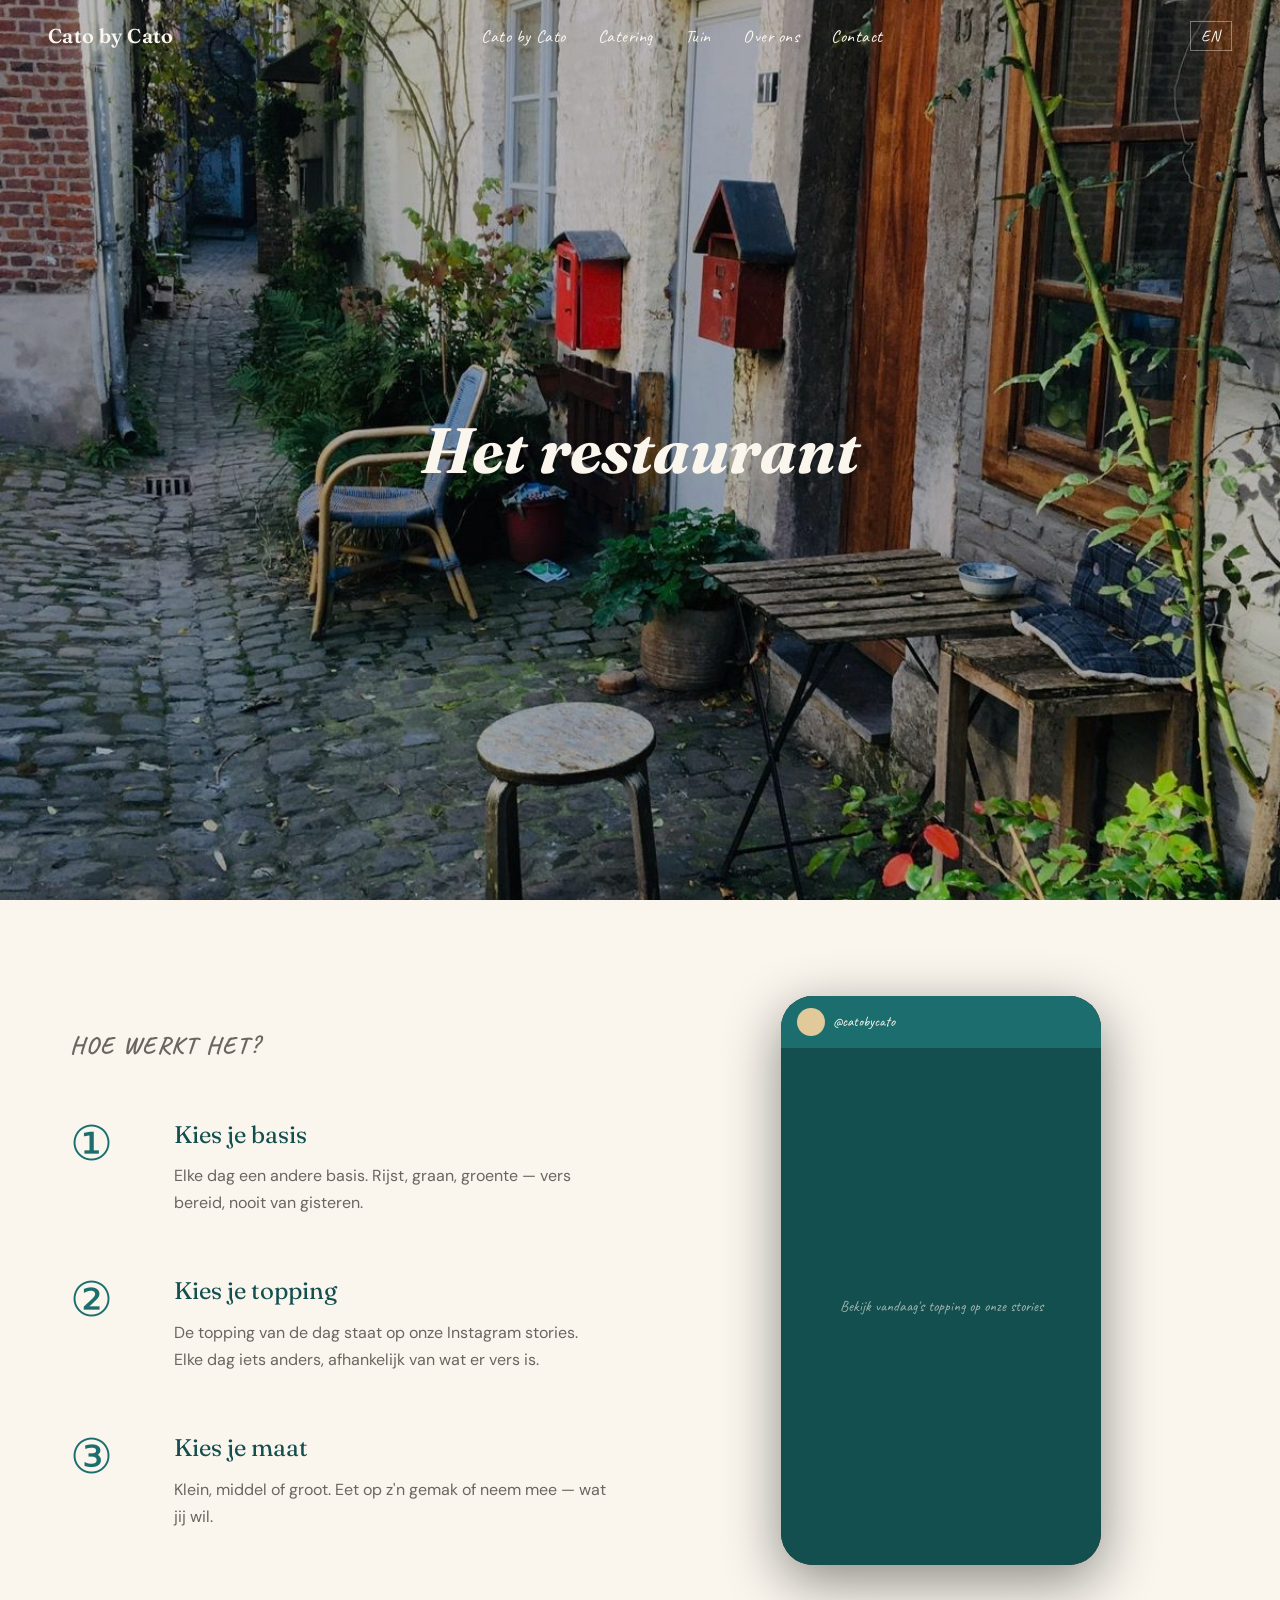
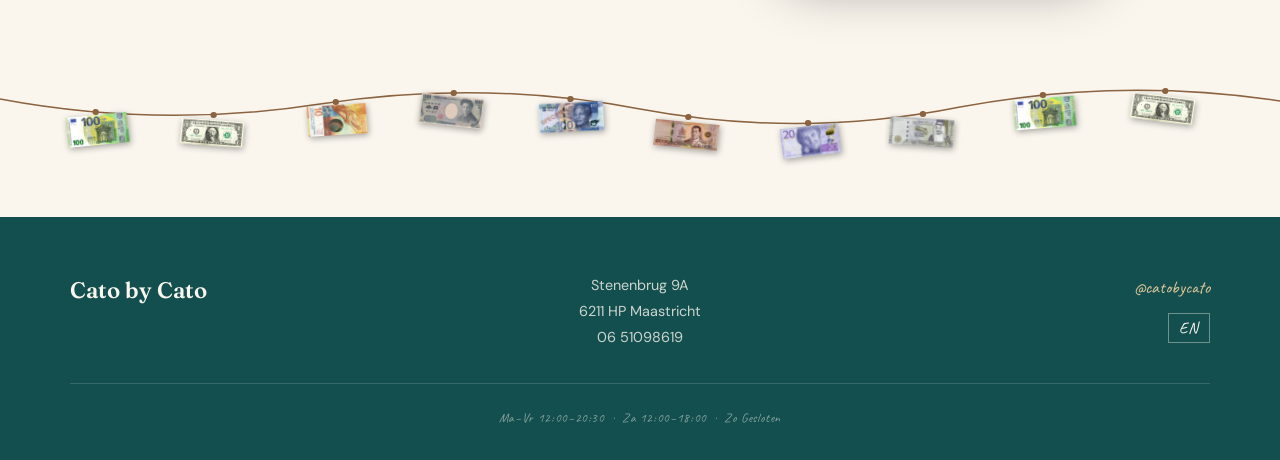
<file: CatoByCato-main 2/restaurant.html>
<!DOCTYPE html>
<html lang="nl">
<head>
  <meta charset="UTF-8">
  <meta name="viewport" content="width=device-width, initial-scale=1.0">
  <title>Restaurant — Cato by Cato</title>
  <link href="https://fonts.googleapis.com/css2?family=Fraunces:ital,wght@0,400;0,600;0,700;1,400;1,600&family=DM+Sans:wght@400;500&family=Caveat:wght@400;600&display=swap" rel="stylesheet">
  <link rel="stylesheet" href="css/style.css">
  <link rel="stylesheet" href="css/animations.css">
</head>
<body>

  <!-- NAV -->
  <nav id="main-nav">
    <a class="nav-logo" href="index.html">Cato by Cato</a>
    <ul class="nav-links">
      <li><a href="restaurant.html" data-i18n="nav_restaurant">Cato by Cato</a></li>
      <li><a href="catering.html" data-i18n="nav_catering">Catering</a></li>
      <li><a href="garden.html" data-i18n="nav_garden">Tuin</a></li>
      <li><a href="about.html" data-i18n="nav_about">Over ons</a></li>
      <li><a href="contact.html" data-i18n="nav_contact">Contact</a></li>
    </ul>
    <div class="nav-right">
      <button class="lang-toggle">EN</button>
      <button class="hamburger" aria-label="Menu">
        <span></span><span></span><span></span>
      </button>
    </div>
  </nav>

  <!-- Mobile nav overlay -->
  <div class="mobile-nav">
    <a href="restaurant.html" data-i18n="nav_restaurant">Cato by Cato</a>
    <a href="catering.html" data-i18n="nav_catering">Catering</a>
    <a href="garden.html" data-i18n="nav_garden">Tuin</a>
    <a href="about.html" data-i18n="nav_about">Over ons</a>
    <a href="contact.html" data-i18n="nav_contact">Contact</a>
    <button class="lang-toggle">EN</button>
  </div>

  <!-- HERO -->
  <section class="hero" style="background-image: url('images/restaurant-hero.jpg');">
    <div class="hero-content">
      <h1 data-i18n="restaurant_hero_heading">Het restaurant</h1>
    </div>
  </section>

  <!-- HOW IT WORKS — steps left, Instagram story right -->
  <section class="how-section fade-in-section">
    <div class="section-inner">
      <div class="how-with-phone">
        <div>
          <h2 class="caveat" data-i18n="restaurant_how_label">Hoe werkt het?</h2>
          <div class="how-steps">
            <div class="how-step">
              <div class="step-num" data-i18n="restaurant_step1_num">①</div>
              <div>
                <div class="step-title" data-i18n="restaurant_step1_title">Kies je basis</div>
                <p class="step-body" data-i18n="restaurant_step1_body">Elke dag een andere basis. Rijst, graan, groente — vers bereid, nooit van gisteren.</p>
              </div>
            </div>
            <div class="how-step">
              <div class="step-num" data-i18n="restaurant_step2_num">②</div>
              <div>
                <div class="step-title" data-i18n="restaurant_step2_title">Kies je topping</div>
                <p class="step-body" data-i18n="restaurant_step2_body">De topping van de dag staat op onze Instagram stories. Elke dag iets anders, afhankelijk van wat er vers is.</p>
              </div>
            </div>
            <div class="how-step">
              <div class="step-num" data-i18n="restaurant_step3_num">③</div>
              <div>
                <div class="step-title" data-i18n="restaurant_step3_title">Kies je maat</div>
                <p class="step-body" data-i18n="restaurant_step3_body">Klein, middel of groot. Eet op z'n gemak of neem mee — wat jij wil.</p>
              </div>
            </div>
          </div>
        </div>

        <!-- Instagram story mockup — fills the right column -->
        <div class="how-phone-col">
          <div class="phone-mockup-large">
            <div class="phone-mockup-bar">
              <div class="phone-mockup-dot"></div>
              <span>@catobycato</span>
            </div>
            <div class="phone-mockup-body">
              <p class="phone-mockup-label" data-i18n="restaurant_stories_label">Bekijk vandaag's topping op onze stories</p>
            </div>
          </div>
        </div>
      </div>
    </div>
  </section>

  <!-- BUNTING -->
  <div class="bunting"></div>

  <!-- FOOTER -->
  <footer>
    <div class="footer-inner">
      <div>
        <div class="footer-logo">Cato by Cato</div>
      </div>
      <div class="footer-address">
        Stenenbrug 9A<br>
        6211 HP Maastricht<br>
        <a href="tel:+310651098619">06 51098619</a>
      </div>
      <div class="footer-social">
        <a href="https://www.instagram.com/catobycato" target="_blank" class="footer-handle">@catobycato</a>
        <button class="lang-toggle">EN</button>
      </div>
    </div>
    <div class="footer-bottom">
      Ma–Vr 12:00–20:30 &nbsp;·&nbsp; Za 12:00–18:00 &nbsp;·&nbsp; Zo Gesloten
    </div>
  </footer>

  <script src="js/lang.js"></script>
  <script src="js/main.js"></script>
</body>
</html>
</file>
<file: CatoByCato-main 2/css/style.css>
/* ============================================================
   CATO BY CATO — Main Stylesheet
   ============================================================ */

:root {
  --teal:        #1C6E6E;
  --teal-dark:   #134F4F;
  --teal-light:  #E8F4F4;
  --cream:       #FAF6EE;
  --sand:        #E2C99A;
  --yellow:      #F5C842;
  --pink:        #E8A0A0;
  --wood:        #8B6340;
  --ink:         #1A1A18;
  --muted:       #6B6560;
}

/* ---- Reset & Base ---- */
*, *::before, *::after {
  box-sizing: border-box;
  margin: 0;
  padding: 0;
}

html {
  font-size: 16px;
  scroll-behavior: smooth;
  min-width: 320px;
}

body {
  font-family: 'DM Sans', sans-serif;
  color: var(--ink);
  background: var(--cream);
  line-height: 1.6;
}

img {
  display: block;
  max-width: 100%;
  height: auto;
}

a {
  color: inherit;
  text-decoration: none;
}

/* ---- Typography ---- */
h1, h2, h3, h4 {
  font-family: 'Fraunces', serif;
  line-height: 1.2;
}

.caveat {
  font-family: 'Caveat', cursive;
}

/* ---- Navigation ---- */
nav {
  position: fixed;
  top: 0;
  left: 0;
  right: 0;
  z-index: 100;
  padding: 20px 48px;
  display: flex;
  align-items: center;
  justify-content: space-between;
  transition: background 0.3s ease, padding 0.3s ease;
}

nav.scrolled {
  background: var(--teal-dark);
  padding: 14px 48px;
}

.nav-logo {
  font-family: 'Fraunces', serif;
  font-size: 1.25rem;
  font-weight: 600;
  color: var(--cream);
  letter-spacing: 0.02em;
}

.nav-links {
  display: flex;
  gap: 32px;
  list-style: none;
}

.nav-links a {
  font-family: 'Caveat', cursive;
  font-size: 1.1rem;
  color: var(--cream);
  letter-spacing: 0.03em;
  transition: opacity 0.2s;
}

.nav-links a:hover {
  opacity: 0.75;
}

.nav-right {
  display: flex;
  align-items: center;
  gap: 16px;
}

.lang-toggle {
  font-family: 'Caveat', cursive;
  font-size: 1rem;
  color: var(--cream);
  background: none;
  border: 1px solid rgba(250,246,238,0.4);
  padding: 4px 10px;
  cursor: pointer;
  letter-spacing: 0.05em;
  transition: border-color 0.2s, opacity 0.2s;
}

.lang-toggle:hover {
  border-color: var(--cream);
  opacity: 0.85;
}

/* Hamburger */
.hamburger {
  display: none;
  flex-direction: column;
  gap: 5px;
  cursor: pointer;
  background: none;
  border: none;
  padding: 4px;
}

.hamburger span {
  display: block;
  width: 24px;
  height: 2px;
  background: var(--cream);
  transition: transform 0.3s, opacity 0.3s;
}

.hamburger.open span:nth-child(1) {
  transform: translateY(7px) rotate(45deg);
}
.hamburger.open span:nth-child(2) {
  opacity: 0;
}
.hamburger.open span:nth-child(3) {
  transform: translateY(-7px) rotate(-45deg);
}

/* Mobile nav overlay */
.mobile-nav {
  display: none;
  position: fixed;
  inset: 0;
  background: var(--teal);
  z-index: 99;
  flex-direction: column;
  align-items: center;
  justify-content: center;
  gap: 40px;
  opacity: 0;
  transition: opacity 0.3s ease;
}

.mobile-nav.open {
  opacity: 1;
}

.mobile-nav a {
  font-family: 'Fraunces', serif;
  font-size: 2.5rem;
  color: var(--cream);
  font-weight: 600;
  letter-spacing: 0.02em;
  transition: opacity 0.2s;
}

.mobile-nav a:hover {
  opacity: 0.7;
}

.mobile-nav .lang-toggle {
  font-size: 1.2rem;
  margin-top: 16px;
}

/* ---- Hero (full viewport) ---- */
.hero {
  position: relative;
  width: 100%;
  height: 100vh;
  min-height: 560px;
  background-color: var(--teal-dark);
  background-size: cover;
  background-position: center;
  display: flex;
  align-items: center;
  justify-content: center;
  text-align: center;
  overflow: hidden;
}

.hero::after {
  content: '';
  position: absolute;
  inset: 0;
  background: rgba(0,0,0,0.25);
}

.hero-content {
  position: relative;
  z-index: 1;
  padding: 0 24px;
}

.hero-location {
  font-family: 'Caveat', cursive;
  font-size: 1.3rem;
  color: var(--sand);
  letter-spacing: 0.12em;
  text-transform: uppercase;
  display: block;
  margin-bottom: 16px;
}

.hero h1 {
  font-family: 'Fraunces', serif;
  font-size: clamp(2rem, 5vw, 4rem);
  font-weight: 700;
  color: var(--cream);
  max-width: 760px;
  line-height: 1.15;
  font-style: italic;
}

/* Sub-hero (contact page, non-image) */
.hero-text-only {
  background: var(--cream);
  padding: 140px 48px 80px;
  text-align: center;
}

.hero-text-only h1 {
  font-size: clamp(2.5rem, 5vw, 4.5rem);
  color: var(--teal-dark);
}

/* ---- Sections ---- */
section {
  padding: 96px 48px;
}

.section-inner {
  max-width: 1140px;
  margin: 0 auto;
}

/* ---- Bunting ---- */
.bunting {
  width: 100%;
  overflow: hidden;
  line-height: 0;
  padding: 8px 0;
  background: transparent;
}

.bunting svg {
  display: block;
  width: 100%;
}

/* ---- Polaroid ---- */
.polaroid {
  background: white;
  padding: 12px 12px 32px 12px;
  box-shadow: 3px 4px 14px rgba(0,0,0,0.18);
  display: inline-block;
}

.polaroid img {
  width: 100%;
  aspect-ratio: 4/3;
  object-fit: cover;
  background: var(--sand);
  min-height: 180px;
}

.polaroid:nth-child(odd)  { transform: rotate(-2deg); }
.polaroid:nth-child(even) { transform: rotate(1.5deg); }
.polaroid:nth-child(3n)   { transform: rotate(-1deg); }
.polaroid:nth-child(4n)   { transform: rotate(2.5deg); }

.polaroid:hover {
  transform: rotate(0deg) scale(1.03);
  transition: 0.2s ease;
  z-index: 2;
  position: relative;
}

.polaroid-caption {
  font-family: 'Caveat', cursive;
  font-size: 0.95rem;
  color: var(--muted);
  display: block;
  margin-top: 8px;
  text-align: center;
}

/* ---- Two column grid ---- */
.two-col {
  display: grid;
  grid-template-columns: 1fr 1fr;
  gap: 64px;
  align-items: center;
}

.two-col.reverse {
  direction: rtl;
}

.two-col.reverse > * {
  direction: ltr;
}

/* ---- About teaser (homepage) ---- */
.about-teaser {
  background: var(--cream);
}

.about-teaser h2 {
  font-size: clamp(1.8rem, 3vw, 2.8rem);
  color: var(--teal-dark);
  margin-bottom: 20px;
}

.about-teaser p {
  font-size: 1.05rem;
  color: var(--ink);
  line-height: 1.75;
  margin-bottom: 24px;
}

/* garden origin two-photo layout */
.garden-origin-photos {
  display: flex;
  gap: 20px;
  flex-wrap: wrap;
}

.garden-origin-photos .polaroid {
  flex: 1 1 160px;
}

.garden-origin-photos .polaroid:nth-child(1) { transform: rotate(-2deg); }
.garden-origin-photos .polaroid:nth-child(2) { transform: rotate(1.8deg); }

/* 2×2 polaroid grid for who-are-we section */
.about-polaroid-grid {
  display: grid;
  grid-template-columns: 1fr 1fr;
  gap: 20px;
}

.about-polaroid-grid .polaroid {
  width: 100%;
  transform: none;
}

.about-polaroid-grid .polaroid:nth-child(1) { transform: rotate(-2deg); }
.about-polaroid-grid .polaroid:nth-child(2) { transform: rotate(1.5deg); }
.about-polaroid-grid .polaroid:nth-child(3) { transform: rotate(1deg); }
.about-polaroid-grid .polaroid:nth-child(4) { transform: rotate(-1.5deg); }

.about-polaroid-grid .polaroid:hover {
  transform: rotate(0deg) scale(1.03);
  z-index: 2;
  position: relative;
  transition: 0.2s ease;
}

.text-link {
  font-family: 'Caveat', cursive;
  font-size: 1.2rem;
  color: var(--teal);
  border-bottom: 1px solid var(--teal);
  padding-bottom: 2px;
  transition: color 0.2s;
}

.text-link:hover {
  color: var(--teal-dark);
}

/* ---- Restaurant teaser (homepage) ---- */
.restaurant-teaser {
  background: var(--teal-dark);
  color: var(--cream);
}

.restaurant-teaser h2 {
  font-size: clamp(1.8rem, 3vw, 2.8rem);
  color: var(--cream);
  margin-bottom: 20px;
}

.restaurant-teaser p {
  font-size: 1.05rem;
  color: rgba(250,246,238,0.85);
  line-height: 1.75;
}

/* ---- Catering teaser (homepage) ---- */
.catering-teaser {
  background: var(--sand);
}

.catering-teaser h2 {
  font-size: clamp(1.8rem, 3vw, 2.8rem);
  color: var(--teal-dark);
  margin-bottom: 20px;
}

.catering-teaser p {
  font-size: 1.05rem;
  color: var(--ink);
  line-height: 1.75;
}

/* Instagram phone mockup */
.phone-mockup {
  width: 200px;
  aspect-ratio: 9/16;
  background: var(--ink);
  border-radius: 28px;
  overflow: hidden;
  box-shadow: 0 12px 40px rgba(0,0,0,0.4);
  display: flex;
  flex-direction: column;
  margin: 0 auto;
}

/* Full-column phone mockup for homepage restaurant teaser */
.phone-mockup-fill {
  width: 100%;
  max-width: 340px;
  aspect-ratio: 9/16;
  background: var(--teal-dark);
  border-radius: 28px;
  overflow: hidden;
  box-shadow: 0 16px 56px rgba(0,0,0,0.5);
  display: flex;
  flex-direction: column;
  margin: 0 auto;
}

.phone-mockup-bar {
  background: var(--teal);
  padding: 12px 16px;
  display: flex;
  align-items: center;
  gap: 8px;
}

.phone-mockup-bar span {
  font-family: 'Caveat', cursive;
  color: var(--cream);
  font-size: 0.9rem;
}

.phone-mockup-dot {
  width: 28px;
  height: 28px;
  border-radius: 50%;
  background: var(--sand);
  flex-shrink: 0;
}

.phone-mockup-body {
  flex: 1;
  background: var(--teal-dark);
  display: flex;
  align-items: center;
  justify-content: center;
  padding: 16px;
}

.phone-mockup-label {
  font-family: 'Caveat', cursive;
  color: rgba(250,246,238,0.6);
  font-size: 0.95rem;
  text-align: center;
}

/* ---- Restaurant page: How it works with side phone ---- */
.how-with-phone {
  display: grid;
  grid-template-columns: 1fr 1fr;
  gap: 64px;
  align-items: center;
}

.how-phone-col {
  display: flex;
  align-items: center;
  justify-content: center;
}

.how-phone-col .phone-mockup-large {
  width: 100%;
  max-width: 320px;
  aspect-ratio: 9/16;
  margin: 0 auto;
}

/* ---- Garden teaser (homepage) ---- */
.garden-teaser {
  background: var(--teal-light);
}

.garden-teaser h2 {
  font-size: clamp(1.8rem, 3vw, 2.8rem);
  color: var(--teal-dark);
  margin-bottom: 20px;
}

.garden-teaser p {
  font-size: 1.05rem;
  color: var(--ink);
  line-height: 1.75;
  margin-bottom: 24px;
}

.polaroid-grid {
  display: flex;
  gap: 24px;
  flex-wrap: wrap;
  margin-bottom: 48px;
}

.polaroid-grid .polaroid {
  flex: 1 1 200px;
  max-width: 280px;
}

/* ---- Footer ---- */
footer {
  background: var(--teal-dark);
  color: var(--cream);
  padding: 56px 48px 32px;
}

.footer-inner {
  max-width: 1140px;
  margin: 0 auto;
  display: grid;
  grid-template-columns: 1fr 1fr 1fr;
  gap: 40px;
  padding-bottom: 32px;
  border-bottom: 1px solid rgba(250,246,238,0.15);
}

.footer-logo {
  font-family: 'Fraunces', serif;
  font-size: 1.4rem;
  font-weight: 600;
  color: var(--cream);
}

.footer-address {
  font-size: 0.9rem;
  line-height: 1.8;
  color: rgba(250,246,238,0.8);
  text-align: center;
}

.footer-social {
  text-align: right;
  display: flex;
  flex-direction: column;
  align-items: flex-end;
  gap: 12px;
}

.footer-handle {
  font-family: 'Caveat', cursive;
  font-size: 1.1rem;
  color: var(--sand);
}

.footer-bottom {
  max-width: 1140px;
  margin: 24px auto 0;
  font-size: 0.8rem;
  color: rgba(250,246,238,0.5);
  font-family: 'Caveat', cursive;
  text-align: center;
  letter-spacing: 0.05em;
}

/* ---- Restaurant page: How it works ---- */
.how-section {
  background: var(--cream);
}

.how-section h2 {
  font-family: 'Caveat', cursive;
  font-size: 1.5rem;
  color: var(--muted);
  letter-spacing: 0.08em;
  margin-bottom: 56px;
  text-transform: uppercase;
}

.how-steps {
  display: flex;
  flex-direction: column;
  gap: 56px;
  max-width: 720px;
}

.how-step {
  display: grid;
  grid-template-columns: 80px 1fr;
  gap: 24px;
  align-items: start;
}

.step-num {
  font-family: 'Caveat', cursive;
  font-size: 3rem;
  color: var(--teal);
  line-height: 1;
  padding-top: 4px;
}

.step-title {
  font-family: 'Fraunces', serif;
  font-size: 1.5rem;
  color: var(--teal-dark);
  margin-bottom: 8px;
}

.step-body {
  font-size: 1rem;
  color: var(--muted);
  line-height: 1.7;
}

/* ---- Size cards ---- */
.sizes-section {
  background: var(--teal-light);
}

.sizes-section h2 {
  font-size: clamp(1.5rem, 2.5vw, 2.2rem);
  color: var(--teal-dark);
  margin-bottom: 48px;
}

.size-cards {
  display: flex;
  gap: 24px;
  align-items: flex-end;
  flex-wrap: wrap;
}

.size-card {
  background: var(--cream);
  border: 2px solid var(--sand);
  padding: 32px 28px;
  flex: 1 1 180px;
}

.size-card:nth-child(1) {
  padding-bottom: 28px;
  max-width: 220px;
}

.size-card:nth-child(2) {
  padding-bottom: 44px;
  max-width: 260px;
}

.size-card:nth-child(3) {
  padding-bottom: 60px;
  max-width: 300px;
}

.size-label {
  font-family: 'Caveat', cursive;
  font-size: 1.8rem;
  color: var(--teal);
  display: block;
  margin-bottom: 8px;
}

.size-price {
  font-family: 'Caveat', cursive;
  font-size: 1rem;
  color: var(--muted);
}

/* ---- Stories section ---- */
.stories-section {
  background: var(--teal);
  color: var(--cream);
  text-align: center;
}

.stories-section h2 {
  font-size: clamp(1.8rem, 3vw, 2.8rem);
  color: var(--cream);
  margin-bottom: 16px;
}

.stories-section p {
  color: rgba(250,246,238,0.85);
  font-size: 1.05rem;
  margin-bottom: 48px;
  max-width: 520px;
  margin-left: auto;
  margin-right: auto;
}

.phone-mockup-large {
  width: 240px;
  aspect-ratio: 9/16;
  background: var(--ink);
  border-radius: 32px;
  overflow: hidden;
  box-shadow: 0 16px 56px rgba(0,0,0,0.45);
  display: flex;
  flex-direction: column;
  margin: 0 auto;
}

/* ---- Catering page ---- */
.catering-what {
  background: var(--cream);
}

.catering-what-inner {
  display: flex;
  align-items: center;
  gap: 64px;
}

.catering-what-inner .catering-what-polaroid + .catering-what-polaroid {
  margin-left: -32px;
}

.catering-what-text {
  flex: 1;
}

.catering-what-polaroid {
  flex: 0 0 260px;
  width: 260px;
  transform: rotate(2deg);
}

.catering-what-polaroid-2 {
  transform: rotate(-1.5deg);
}

.catering-what-polaroid .polaroid-placeholder {
  width: 100%;
  aspect-ratio: 4/3;
  background: var(--sand);
  min-height: 180px;
}

.catering-what h2 {
  font-size: clamp(1.8rem, 3vw, 2.6rem);
  color: var(--teal-dark);
  margin-bottom: 24px;
}

.catering-what p {
  font-size: 1.1rem;
  color: var(--ink);
  line-height: 1.8;
  max-width: 680px;
}

.cta-section {
  background: var(--teal);
  text-align: center;
  padding: 96px 48px;
}

.cta-section h2 {
  font-size: clamp(2rem, 4vw, 3.5rem);
  color: var(--cream);
  margin-bottom: 16px;
}

.cta-section p {
  color: rgba(250,246,238,0.85);
  font-size: 1.1rem;
  margin-bottom: 40px;
}

.btn-whatsapp {
  display: inline-flex;
  align-items: center;
  gap: 10px;
  background: #25D366;
  color: white;
  font-family: 'DM Sans', sans-serif;
  font-weight: 500;
  font-size: 1rem;
  padding: 16px 32px;
  border-radius: 2px;
  transition: filter 0.2s, transform 0.2s;
}

.btn-whatsapp:hover {
  filter: brightness(0.92);
  transform: translateY(-1px);
}

.btn-whatsapp svg {
  width: 22px;
  height: 22px;
  flex-shrink: 0;
}

.cta-note {
  font-family: 'Caveat', cursive;
  font-size: 1rem;
  color: rgba(250,246,238,0.6);
  margin-top: 20px;
  display: block;
}

/* ---- Garden page ---- */
.garden-origin {
  background: var(--cream);
}

.garden-origin h2 {
  font-size: clamp(1.8rem, 3vw, 2.6rem);
  color: var(--teal-dark);
  margin-bottom: 24px;
}

.garden-origin p {
  font-size: 1.05rem;
  color: var(--ink);
  line-height: 1.8;
}

.garden-grows {
  background: var(--teal-light);
  text-align: center;
}

.garden-grows h2 {
  font-size: clamp(1.8rem, 3vw, 2.6rem);
  color: var(--teal-dark);
  margin-bottom: 48px;
}

.journal-list {
  display: flex;
  flex-wrap: wrap;
  justify-content: center;
  gap: 16px 28px;
  max-width: 640px;
  margin: 0 auto;
}

.journal-item {
  font-family: 'Caveat', cursive;
  font-size: 1.4rem;
  color: var(--ink);
  background: white;
  border: 1px solid var(--sand);
  padding: 8px 18px;
  display: inline-block;
}

.journal-item:nth-child(1)  { transform: rotate(-2deg); }
.journal-item:nth-child(2)  { transform: rotate(1deg);  }
.journal-item:nth-child(3)  { transform: rotate(-1deg); }
.journal-item:nth-child(4)  { transform: rotate(2deg);  }
.journal-item:nth-child(5)  { transform: rotate(-1.5deg); }
.journal-item:nth-child(6)  { transform: rotate(0.5deg); }
.journal-item:nth-child(7)  { transform: rotate(-2.5deg); }
.journal-item:nth-child(8)  { transform: rotate(1.5deg); }

.garden-gallery {
  background: var(--cream);
  padding: 80px 48px;
}

.gallery-grid {
  display: flex;
  gap: 32px;
  flex-wrap: wrap;
  justify-content: center;
  max-width: 1140px;
  margin: 0 auto;
}

.gallery-grid .polaroid {
  flex: 1 1 200px;
  max-width: 260px;
}

.gallery-row {
  display: grid;
  grid-template-columns: repeat(4, 1fr);
  gap: 32px;
  max-width: 1140px;
  margin: 0 auto 40px;
}

.gallery-row:last-child {
  margin-bottom: 0;
}

.gallery-row .polaroid {
  width: 100%;
}

.polaroid-placeholder {
  width: 100%;
  aspect-ratio: 4/3;
  background: var(--sand);
  min-height: 180px;
  display: block;
}

.coming-soon-section {
  background: var(--yellow);
  text-align: center;
}

.coming-soon-section h2 {
  font-size: clamp(1.8rem, 3vw, 2.6rem);
  color: var(--ink);
  margin-bottom: 20px;
}

.coming-soon-section p {
  font-size: 1.05rem;
  color: var(--ink);
  line-height: 1.75;
  max-width: 580px;
  margin: 0 auto 40px;
}

.email-form {
  display: flex;
  gap: 0;
  max-width: 420px;
  margin: 0 auto;
}

.email-form input {
  flex: 1;
  padding: 14px 18px;
  font-family: 'DM Sans', sans-serif;
  font-size: 1rem;
  border: 2px solid var(--ink);
  border-right: none;
  background: white;
  outline: none;
}

.email-form button {
  padding: 14px 24px;
  background: var(--ink);
  color: white;
  font-family: 'DM Sans', sans-serif;
  font-size: 1rem;
  font-weight: 500;
  border: 2px solid var(--ink);
  cursor: pointer;
  transition: background 0.2s;
}

.email-form button:hover {
  background: var(--teal-dark);
  border-color: var(--teal-dark);
}

.brand-note {
  font-family: 'Caveat', cursive;
  font-size: 1.1rem;
  color: var(--muted);
  text-align: center;
  padding: 32px 48px;
  background: var(--cream);
}

/* ---- About page ---- */
.family-section {
  background: var(--cream);
  text-align: center;
}

.family-cards {
  display: flex;
  gap: 40px;
  justify-content: center;
  flex-wrap: wrap;
  margin-top: 16px;
}

.family-card {
  flex: 1 1 240px;
  max-width: 300px;
}

.family-card .polaroid {
  width: 100%;
  margin-bottom: 0;
}

.family-card .polaroid img {
  aspect-ratio: 3/4;
}

.family-name {
  font-family: 'Caveat', cursive;
  font-size: 1.4rem;
  color: var(--teal);
  display: block;
  margin-top: 16px;
}

.family-role {
  font-family: 'Caveat', cursive;
  font-size: 1rem;
  color: var(--muted);
  display: block;
  margin-bottom: 8px;
}

.family-bio {
  font-size: 0.95rem;
  color: var(--ink);
  line-height: 1.65;
}

/* ---- Story section ---- */
.story-section {
  background: var(--teal-light);
  max-width: 100%;
  padding: 96px 48px;
}

.story-inner {
  max-width: 720px;
  margin: 0 auto;
}

.story-inner h2 {
  font-size: clamp(1.8rem, 3vw, 2.6rem);
  color: var(--teal-dark);
  margin-bottom: 32px;
}

.story-inner p {
  font-size: 1.1rem;
  color: var(--ink);
  line-height: 1.9;
}

.pullquote {
  border-left: 4px solid var(--teal);
  padding: 16px 32px;
  margin: 48px 0;
  text-align: center;
}

.pullquote p {
  font-family: 'Fraunces', serif;
  font-style: italic;
  font-size: clamp(1.3rem, 2.5vw, 1.9rem);
  color: var(--teal-dark);
  line-height: 1.4;
}

/* ---- Travel section ---- */
.travel-section {
  background: var(--cream);
  overflow: hidden;
  padding-left: 0 !important;
  padding-right: 0 !important;
}

.travel-section .section-inner {
  padding-left: 48px;
  padding-right: 48px;
}

.travel-section h2 {
  font-size: clamp(1.8rem, 3vw, 2.4rem);
  color: var(--teal-dark);
  margin-bottom: 16px;
}

.travel-section p {
  font-size: 1rem;
  color: var(--muted);
  margin-bottom: 48px;
}

/* Full-width horizontal polaroid strip */
#travel-photo-container,
#travel-photo-container-2 {
  width: 100%;
}

/* ---- Marquee (auto-scrolling strips) ---- */
.marquee-outer {
  overflow: hidden;
  width: 100%;
  padding: 20px 0;
}

.marquee-track {
  display: flex;
  gap: 24px;
  width: max-content;
  animation: marquee-scroll 40s linear infinite;
  padding-left: 24px;
}

/* hover-pause removed intentionally */

@keyframes marquee-scroll {
  0%   { transform: translateX(0); }
  100% { transform: translateX(-50%); }
}

.garden-marquee-outer {
  margin-bottom: 0;
}

/* when used inside sections with horizontal padding, break out */
section .garden-marquee-outer {
  margin-left: -48px;
  margin-right: -48px;
}

.garden-marquee-track {
  animation-duration: 13s;
}

.garden-teaser-marquee {
  margin-left: -48px;
  margin-right: -48px;
  width: calc(100% + 96px);
}

.garden-marquee-track-rtl {
  animation-name: marquee-scroll;
  animation-duration: 26s;
}

.garden-marquee-track .polaroid {
  flex: 0 0 220px;
  width: 220px;
}

.travel-marquee-track {
  animation-duration: 26s;
}

.travel-marquee-track-reverse {
  animation-duration: 26s;
  animation-name: marquee-scroll-reverse;
}

@keyframes marquee-scroll-reverse {
  0%   { transform: translateX(-50%); }
  100% { transform: translateX(0); }
}

.travel-polaroid {
  flex: 0 0 260px;
  width: 260px;
  transform: rotate(-1.5deg);
}

.travel-polaroid:nth-child(even) {
  transform: rotate(1deg);
}

.travel-polaroid:nth-child(3n) {
  transform: rotate(-0.5deg);
}

.travel-polaroid img {
  width: 100%;
  aspect-ratio: 4/3;
  object-fit: cover;
  background: var(--sand);
  min-height: 160px;
}

.travel-caption {
  display: block;
  font-family: 'Caveat', cursive;
  font-size: 1.1rem;
  color: var(--muted);
  text-align: center;
  margin-top: 10px;
}

/* ---- Dogs / Family Gallery section ---- */
.gallery-section {
  background: var(--teal-light);
}

.gallery-section h2 {
  font-size: clamp(1.5rem, 2.5vw, 2rem);
  color: var(--teal-dark);
  margin-bottom: 16px;
}

.gallery-section p {
  color: var(--muted);
  font-size: 1rem;
  margin-bottom: 48px;
}

.family-gallery-grid {
  display: grid;
  grid-template-columns: repeat(auto-fill, minmax(220px, 1fr));
  gap: 28px;
}

.family-gallery-grid .polaroid {
  width: 100%;
}

.family-gallery-grid .polaroid img {
  aspect-ratio: 4/3;
}

/* ---- Contact page ---- */
.contact-info-section {
  background: var(--cream);
}

.contact-grid {
  display: grid;
  grid-template-columns: 1fr 1fr;
  gap: 64px;
  max-width: 1140px;
  margin: 0 auto;
  align-items: start;
}

.contact-detail {
  margin-bottom: 32px;
}

.contact-label {
  font-family: 'Caveat', cursive;
  font-size: 1rem;
  color: var(--muted);
  letter-spacing: 0.08em;
  text-transform: uppercase;
  display: block;
  margin-bottom: 6px;
}

.contact-value {
  font-size: 1rem;
  color: var(--ink);
  line-height: 1.6;
}

.contact-value a {
  color: var(--teal);
}

.contact-value a:hover {
  text-decoration: underline;
}

.hours-table {
  width: 100%;
  border-collapse: collapse;
  font-size: 0.95rem;
}

.hours-table td {
  padding: 6px 0;
  color: var(--ink);
}

.hours-table td:last-child {
  text-align: right;
  color: var(--muted);
}

.map-placeholder {
  background: var(--teal-light);
  border: 2px solid var(--teal);
  height: 400px;
  display: flex;
  align-items: center;
  justify-content: center;
}

.map-placeholder span {
  font-family: 'Caveat', cursive;
  font-size: 1.2rem;
  color: var(--muted);
}

/* ---- Instagram strip ---- */
.instagram-strip {
  background: var(--teal-dark);
  text-align: center;
  padding: 80px 48px;
}

.instagram-strip p {
  font-size: 1rem;
  color: rgba(250,246,238,0.75);
  margin-bottom: 16px;
}

.instagram-handle {
  font-family: 'Fraunces', serif;
  font-size: clamp(2rem, 5vw, 4rem);
  color: var(--cream);
  font-weight: 700;
  transition: opacity 0.2s;
}

.instagram-handle:hover {
  opacity: 0.75;
}

/* ---- Fade-in animation ---- */
.fade-in-section {
  opacity: 0;
  transform: translateY(20px);
  transition: opacity 0.5s ease, transform 0.5s ease;
}

.fade-in-section.visible {
  opacity: 1;
  transform: translateY(0);
}

/* ============================================================
   RESPONSIVE — 768px breakpoint
   ============================================================ */
@media (max-width: 768px) {
  nav {
    padding: 18px 24px;
  }

  nav.scrolled {
    padding: 14px 24px;
  }

  .nav-links,
  .nav-right .lang-toggle {
    display: none;
  }

  .hamburger {
    display: flex;
  }

  .mobile-nav {
    display: flex;
  }

  section {
    padding: 64px 24px;
  }

  .two-col {
    grid-template-columns: 1fr;
    gap: 40px;
  }

  .two-col.reverse {
    direction: ltr;
  }

  .footer-inner {
    grid-template-columns: 1fr;
    text-align: center;
  }

  .footer-social {
    align-items: center;
  }

  .footer-address {
    text-align: center;
  }

  .size-cards {
    flex-direction: column;
    align-items: stretch;
  }

  .size-card:nth-child(1),
  .size-card:nth-child(2),
  .size-card:nth-child(3) {
    max-width: 100%;
    padding-bottom: 32px;
  }

  .how-step {
    grid-template-columns: 60px 1fr;
  }

  .family-cards {
    flex-direction: column;
    align-items: center;
  }

  .contact-grid {
    grid-template-columns: 1fr;
    gap: 40px;
  }

  .email-form {
    flex-direction: column;
  }

  .email-form input {
    border-right: 2px solid var(--ink);
    border-bottom: none;
  }

  .hero-text-only {
    padding: 120px 24px 60px;
  }

  .about-polaroid-grid {
    grid-template-columns: 1fr 1fr;
    gap: 12px;
  }

  .how-with-phone {
    grid-template-columns: 1fr;
  }

  .how-phone-col .phone-mockup-large {
    max-width: 240px;
  }

  .travel-section .section-inner {
    padding-left: 24px;
    padding-right: 24px;
  }

  .gallery-row {
    grid-template-columns: repeat(2, 1fr);
    gap: 16px;
  }

  .garden-gallery {
    padding: 48px 24px;
  }

  section .garden-marquee-outer {
    margin-left: -24px;
    margin-right: -24px;
  }

  .travel-polaroid {
    flex: 0 0 220px;
    width: 220px;
  }

  .family-gallery-grid {
    grid-template-columns: repeat(2, 1fr);
    gap: 16px;
  }

  .story-section {
    padding: 64px 24px;
  }

  .cta-section {
    padding: 64px 24px;
  }

  .instagram-strip {
    padding: 60px 24px;
  }
}
</file>
<file: CatoByCato-main 2/css/animations.css>
/* ============================================================
   CATO BY CATO — Animations
   ============================================================ */

/* Bunting sway */
@keyframes sway {
  0%   { transform: rotate(-1deg); }
  50%  { transform: rotate(1deg);  }
  100% { transform: rotate(-1deg); }
}

.bunting svg {
  animation: sway 6s ease-in-out infinite;
  transform-origin: center top;
}

/* Fade-in for sections (state handled in main.js via .visible class) */
.fade-in-section {
  opacity: 0;
  transform: translateY(20px);
  transition: opacity 0.5s ease, transform 0.5s ease;
}

.fade-in-section.visible {
  opacity: 1;
  transform: translateY(0);
}

/* Mobile nav open/close */
.mobile-nav {
  pointer-events: none;
}

.mobile-nav.open {
  pointer-events: all;
}

/* Nav background transition */
nav {
  transition: background 0.3s ease, padding 0.3s ease;
}

/* Reduce motion support */
@media (prefers-reduced-motion: reduce) {
  .bunting svg {
    animation: none;
  }

  .fade-in-section {
    opacity: 1;
    transform: none;
    transition: none;
  }

  .polaroid:hover {
    transition: none;
  }

  nav {
    transition: none;
  }
}
</file>
